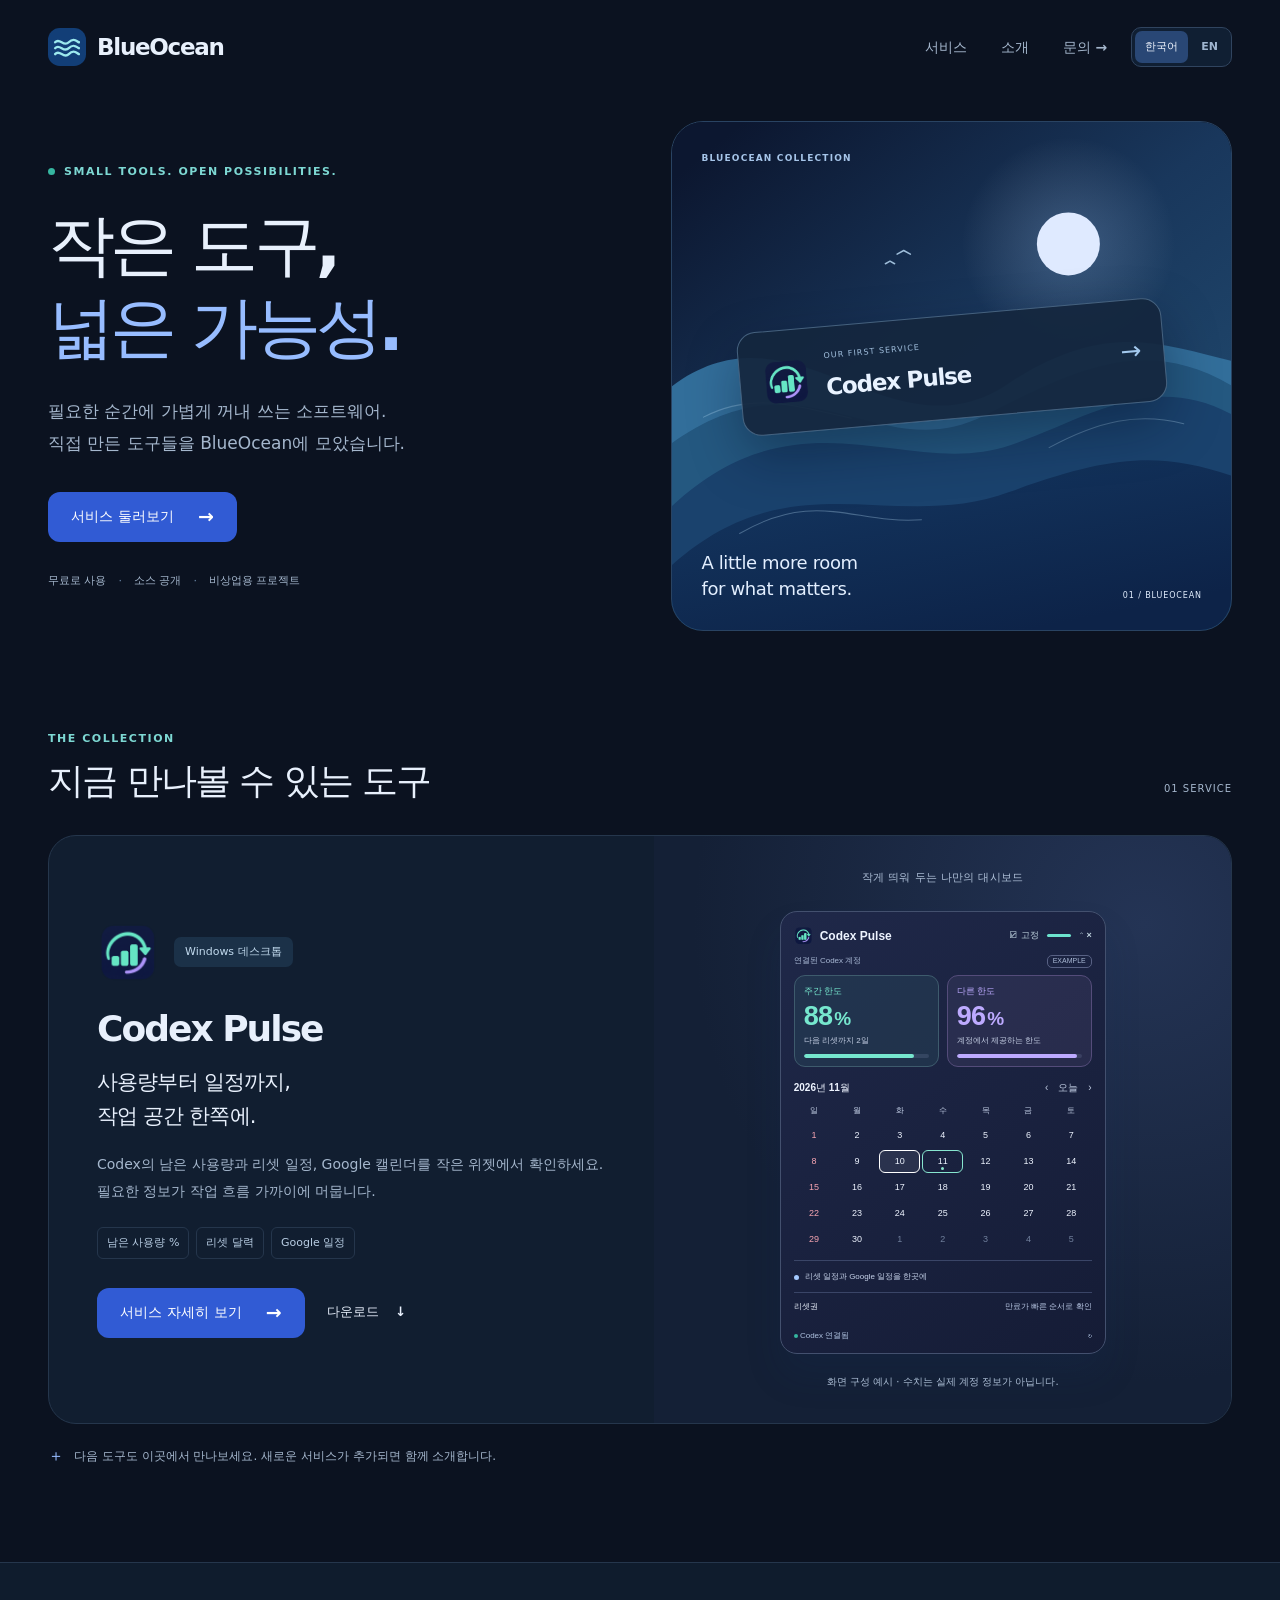
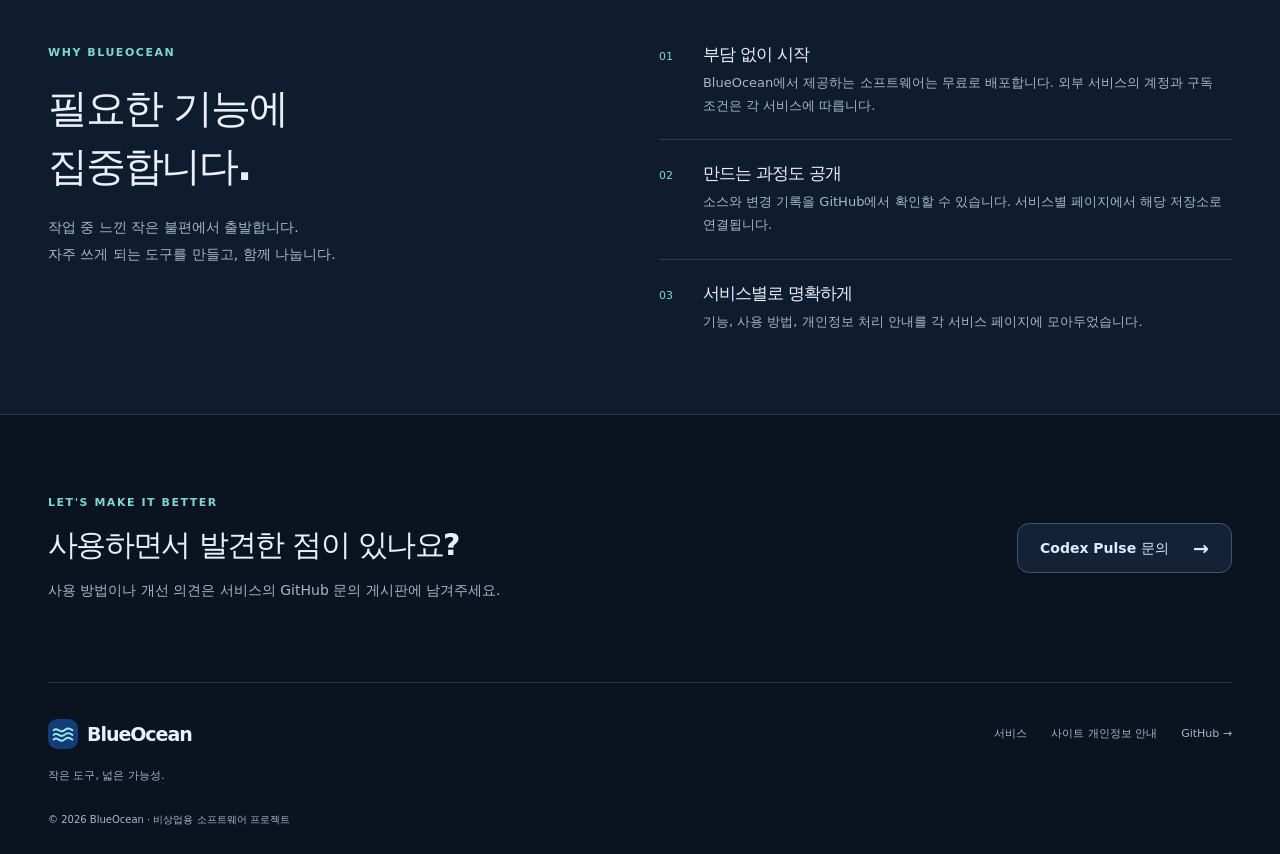
<file: public/index.html>
<!doctype html>
<html lang="ko">
<head>
  <meta charset="utf-8">
  <meta name="viewport" content="width=device-width, initial-scale=1">
  <meta name="description" content="BlueOcean은 직접 만든 무료 소프트웨어를 소개하고 공유하는 비상업용 프로젝트입니다. 첫 번째 서비스 Codex Pulse를 만나보세요." data-en-content="BlueOcean is a non-commercial collection of free software with publicly available source code. Discover Codex Pulse, its first service.">
  <meta name="theme-color" content="#0b1220">
  <meta property="og:title" content="BlueOcean — 작은 도구, 넓은 가능성" data-en-content="BlueOcean — Small tools, open possibilities">
  <meta property="og:description" content="필요한 순간에 가볍게 꺼내 쓰는 도구. BlueOcean의 첫 번째 서비스 Codex Pulse를 만나보세요." data-en-content="BlueOcean is a non-commercial collection of free software with publicly available source code. Discover Codex Pulse, its first service.">
  <meta property="og:type" content="website">
  <title data-en="BlueOcean — Small tools, open possibilities">BlueOcean — 작은 도구, 넓은 가능성</title>
  <link rel="icon" href="assets/blueocean.svg" type="image/svg+xml">
  <link rel="stylesheet" href="assets/styles.css?v=20261110-clean">
<script src="assets/language.js?v=20261110-dark" defer></script></head>
<body>
  <a class="skip-link" href="#main" data-en="Skip to content">본문으로 이동</a>
  <header class="site-header shell">
    <a class="brand" href="./" aria-label="BlueOcean 홈" data-en-aria-label="BlueOcean home"><img src="assets/blueocean.svg" width="38" height="38" alt=""><span>BlueOcean</span></a>
    <nav aria-label="주 메뉴" data-en-aria-label="Main navigation"><a href="#services" data-en="Services">서비스</a><a href="#about" data-en="About">소개</a><a href="#support" data-en="Contact&lt;span aria-hidden=&quot;true&quot;&gt; →&lt;/span&gt;">문의<span aria-hidden="true"> →</span></a></nav>
  <div class="language-switch" role="group" aria-label="언어 선택" data-en-aria-label="Choose language"><button type="button" data-language="ko" lang="ko" aria-label="한국어로 보기" data-en-aria-label="View in Korean" aria-pressed="true">한국어</button><button type="button" data-language="en" lang="en" aria-label="영어로 보기" data-en-aria-label="View in English" aria-pressed="false">EN</button></div></header>
  <main id="main">
    <section class="home-hero shell" aria-labelledby="hero-title">
      <div class="hero-copy">
        <p class="eyebrow"><span class="status-dot" aria-hidden="true"></span> SMALL TOOLS. OPEN POSSIBILITIES.</p>
        <h1 id="hero-title" data-en="Small tools.&lt;br&gt;&lt;span&gt;Open possibilities.&lt;/span&gt;">작은 도구,<br><span>넓은 가능성.</span></h1>
        <p class="hero-description" data-en="Software to reach for when you need it.&lt;br class=&quot;desktop-break&quot;&gt; A collection of tools made and shared by BlueOcean.">필요한 순간에 가볍게 꺼내 쓰는 소프트웨어.<br class="desktop-break"> 직접 만든 도구들을 BlueOcean에 모았습니다.</p>
        <a class="button primary" href="#services" data-en="Explore services &lt;span aria-hidden=&quot;true&quot;&gt;→&lt;/span&gt;">서비스 둘러보기 <span aria-hidden="true">→</span></a>
        <div class="hero-notes"><span data-en="Free to use">무료로 사용</span><span data-en="Public source code">소스 공개</span><span data-en="Non-commercial project">비상업용 프로젝트</span></div>
      </div>
      <div class="ocean-scene">
        <img class="ocean-art" src="assets/ocean.svg?v=20261110-clean" alt="달빛과 갈매기, 여러 겹의 푸른 파도가 있는 밤바다 일러스트" data-en-alt="Layered blue ocean waves, birds, and moonlight beneath a dark sky" width="1100" height="1000" fetchpriority="high">
        <div class="scene-topline"><span>BLUEOCEAN COLLECTION</span></div>
        <a class="floating-service" href="codexpulse/"><img src="assets/codexpulse.png" width="48" height="48" alt=""><span><small>OUR FIRST SERVICE</small><strong>Codex Pulse</strong></span><span class="floating-arrow" aria-hidden="true">→</span></a>
        <div class="scene-caption"><span>A little more room<br>for what matters.</span><span class="scene-coordinate">01 / BLUEOCEAN</span></div>
      </div>
    </section>

    <section class="services-section shell" id="services" aria-labelledby="services-title">
      <div class="section-heading"><div><p class="eyebrow">THE COLLECTION</p><h2 id="services-title" data-en="Tools ready to meet you">지금 만나볼 수 있는 도구</h2></div><span class="section-count">01 SERVICE</span></div>
      <article class="service-feature">
        <div class="service-copy">
          <div class="service-identity"><img src="assets/codexpulse.png" width="62" height="62" alt=""><span class="tag" data-en="Windows desktop">Windows 데스크톱</span></div>
          <h3>Codex Pulse</h3>
          <p class="service-summary" data-en="From usage to schedules,&lt;br&gt;at the edge of your workspace.">사용량부터 일정까지,<br>작업 공간 한쪽에.</p>
          <p class="body-copy" data-en="Keep remaining Codex usage, reset dates, and Google Calendar in a small widget. The information you need stays close to your work.">Codex의 남은 사용량과 리셋 일정, Google 캘린더를 작은 위젯에서 확인하세요. 필요한 정보가 작업 흐름 가까이에 머뭅니다.</p>
          <ul class="feature-tags" aria-label="주요 기능" data-en-aria-label="Key features"><li data-en="Remaining usage %">남은 사용량 %</li><li data-en="Reset calendar">리셋 달력</li><li data-en="Google events">Google 일정</li></ul>
          <div class="actions"><a class="button primary" href="codexpulse/" data-en="Explore Codex Pulse &lt;span aria-hidden=&quot;true&quot;&gt;→&lt;/span&gt;">서비스 자세히 보기 <span aria-hidden="true">→</span></a><a class="text-link" href="codexpulse/#download" data-en="Download &lt;span aria-hidden=&quot;true&quot;&gt;↓&lt;/span&gt;">다운로드 <span aria-hidden="true">↓</span></a></div>
        </div>
        <div class="product-stage">
          <span class="stage-label" data-en="Your small, always-nearby dashboard">작게 띄워 두는 나만의 대시보드</span>
          <div class="widget-preview" role="img" aria-label="Codex Pulse 구성 예시: 주간 한도는 민트색, 다른 한도는 보라색이며 아래에 달력과 리셋권 목록이 표시됩니다. 수치는 예시입니다." data-en-aria-label="Illustrative Codex Pulse widget: weekly limits in mint, other limits in purple, a calendar, and reset-pass information. Values are examples.">
            <div class="widget-title"><span><img src="assets/codexpulse.png" width="19" height="19" alt="">Codex Pulse</span><span class="widget-controls" aria-hidden="true">☑ 고정 <i></i>⌃ ×</span></div>
            <div class="widget-account">연결된 Codex 계정 <span>EXAMPLE</span></div>
            <div class="widget-limits"><div class="limit mint"><span>주간 한도</span><strong>88<small>%</small></strong><span>다음 리셋까지 2일</span><div class="progress"><i></i></div></div><div class="limit violet"><span>다른 한도</span><strong>96<small>%</small></strong><span>계정에서 제공하는 한도</span><div class="progress"><i></i></div></div></div>
            <div class="widget-month"><strong>2026년 11월</strong><span aria-hidden="true">‹　오늘　›</span></div>
            <div class="mini-calendar" aria-hidden="true"><b>일</b><b>월</b><b>화</b><b>수</b><b>목</b><b>금</b><b>토</b><span>1</span><span>2</span><span>3</span><span>4</span><span>5</span><span>6</span><span>7</span><span>8</span><span>9</span><span class="selected">10</span><span class="reset-day">11<i></i></span><span>12</span><span>13</span><span>14</span><span>15</span><span>16</span><span>17</span><span>18</span><span>19</span><span>20</span><span>21</span><span>22</span><span>23</span><span>24</span><span>25</span><span>26</span><span>27</span><span>28</span><span>29</span><span>30</span><span class="outside">1</span><span class="outside">2</span><span class="outside">3</span><span class="outside">4</span><span class="outside">5</span></div>
            <div class="widget-events"><span class="calendar-dot" aria-hidden="true"></span><span>리셋 일정과 Google 일정을 한곳에</span></div>
            <div class="widget-reset"><strong>리셋권</strong><span>만료가 빠른 순서로 확인</span></div>
            <div class="widget-footer"><span><i class="status-dot"></i> Codex 연결됨</span><span aria-hidden="true">↻</span></div>
          </div>
          <p class="preview-caption" data-en="Illustrative preview &#183; Values are not from a real account.">화면 구성 예시 · 수치는 실제 계정 정보가 아닙니다.</p>
        </div>
      </article>
      <p class="collection-note" data-en="&lt;span aria-hidden=&quot;true&quot;&gt;＋&lt;/span&gt; More tools will find a home here. New services will be introduced as they become available."><span aria-hidden="true">＋</span> 다음 도구도 이곳에서 만나보세요. 새로운 서비스가 추가되면 함께 소개합니다.</p>
    </section>

    <section class="about-section" id="about" aria-labelledby="about-title"><div class="shell about-grid">
      <div><p class="eyebrow">WHY BLUEOCEAN</p><h2 id="about-title" data-en="Focused on&lt;br&gt;what you need.">필요한 기능에<br>집중합니다.</h2><p class="body-copy" data-en="Built from small frustrations encountered at work.&lt;br&gt;Made to be useful, and shared with others.">작업 중 느낀 작은 불편에서 출발합니다.<br>자주 쓰게 되는 도구를 만들고, 함께 나눕니다.</p></div>
      <div class="principles"><div><span>01</span><div><h3 data-en="Easy to get started">부담 없이 시작</h3><p data-en="Software offered by BlueOcean is distributed free of charge. External accounts and subscriptions are subject to each provider&#39;s terms.">BlueOcean에서 제공하는 소프트웨어는 무료로 배포합니다. 외부 서비스의 계정과 구독 조건은 각 서비스에 따릅니다.</p></div></div><div><span>02</span><div><h3 data-en="The work is public, too">만드는 과정도 공개</h3><p data-en="Explore source code and change history on GitHub. Each service page links to its own repository.">소스와 변경 기록을 GitHub에서 확인할 수 있습니다. 서비스별 페이지에서 해당 저장소로 연결됩니다.</p></div></div><div><span>03</span><div><h3 data-en="Clear information for each service">서비스별로 명확하게</h3><p data-en="Features, instructions, and privacy details are collected on each service&#39;s page.">기능, 사용 방법, 개인정보 처리 안내를 각 서비스 페이지에 모아두었습니다.</p></div></div></div>
    </div></section>

    <section class="support-section shell" id="support" aria-labelledby="support-title"><div><p class="eyebrow">LET'S MAKE IT BETTER</p><h2 id="support-title" data-en="Found something worth sharing?">사용하면서 발견한 점이 있나요?</h2><p class="body-copy" data-en="Leave questions or suggestions on the service&#39;s GitHub issue board.">사용 방법이나 개선 의견은 서비스의 GitHub 문의 게시판에 남겨주세요.</p></div><a class="button secondary" href="https://github.com/BTL-LaserInnovation/CodexPulse/issues" data-en="Contact Codex Pulse &lt;span aria-hidden=&quot;true&quot;&gt;→&lt;/span&gt;">Codex Pulse 문의 <span aria-hidden="true">→</span></a></section>
  </main>
  <footer class="site-footer shell"><div><a class="brand" href="./"><img src="assets/blueocean.svg" width="30" height="30" alt=""><span>BlueOcean</span></a><p data-en="Small tools, open possibilities.">작은 도구, 넓은 가능성.</p></div><div class="footer-links"><a href="#services" data-en="Services">서비스</a><a href="privacy.html" data-en="Website privacy">사이트 개인정보 안내</a><a href="https://github.com/BTL-LaserInnovation">GitHub →</a></div><p class="copyright" data-en="&#169; 2026 BlueOcean &#183; A non-commercial software project">© 2026 BlueOcean · 비상업용 소프트웨어 프로젝트</p></footer>
</body>
</html>
</file>
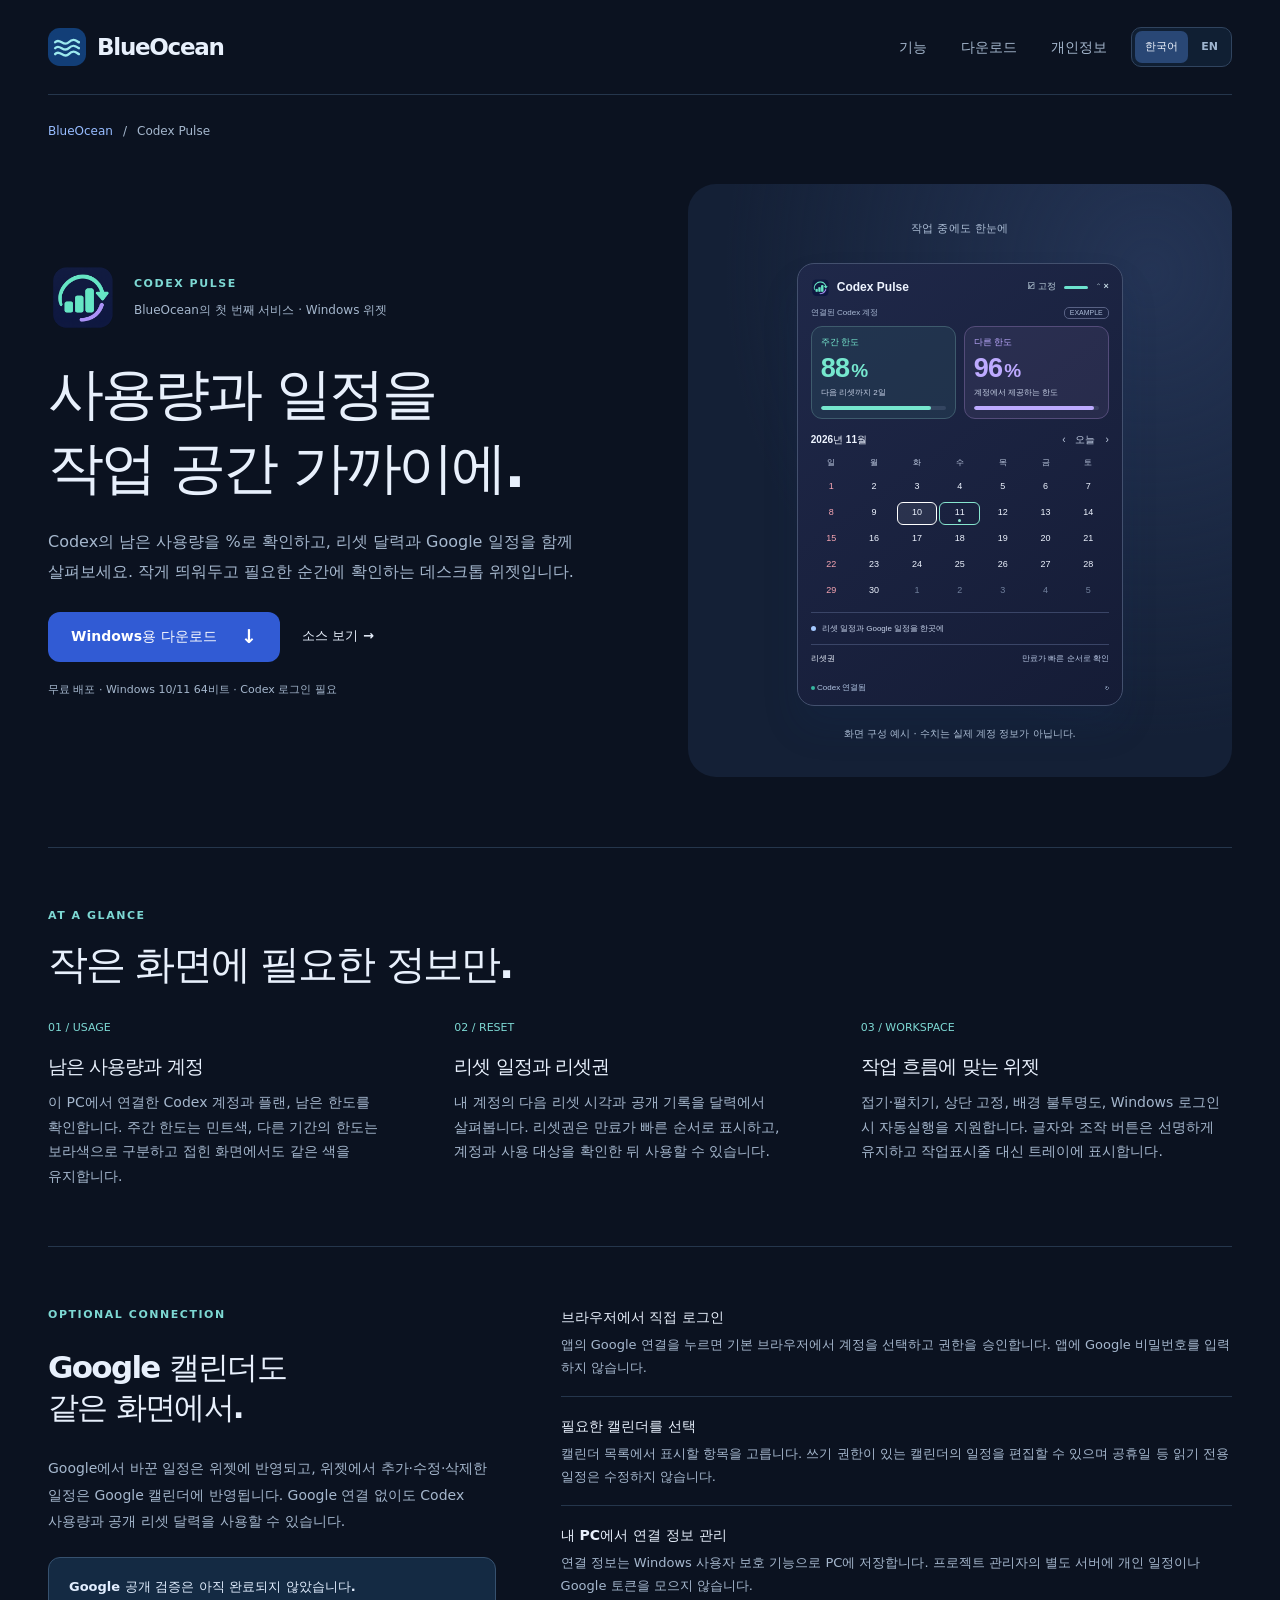
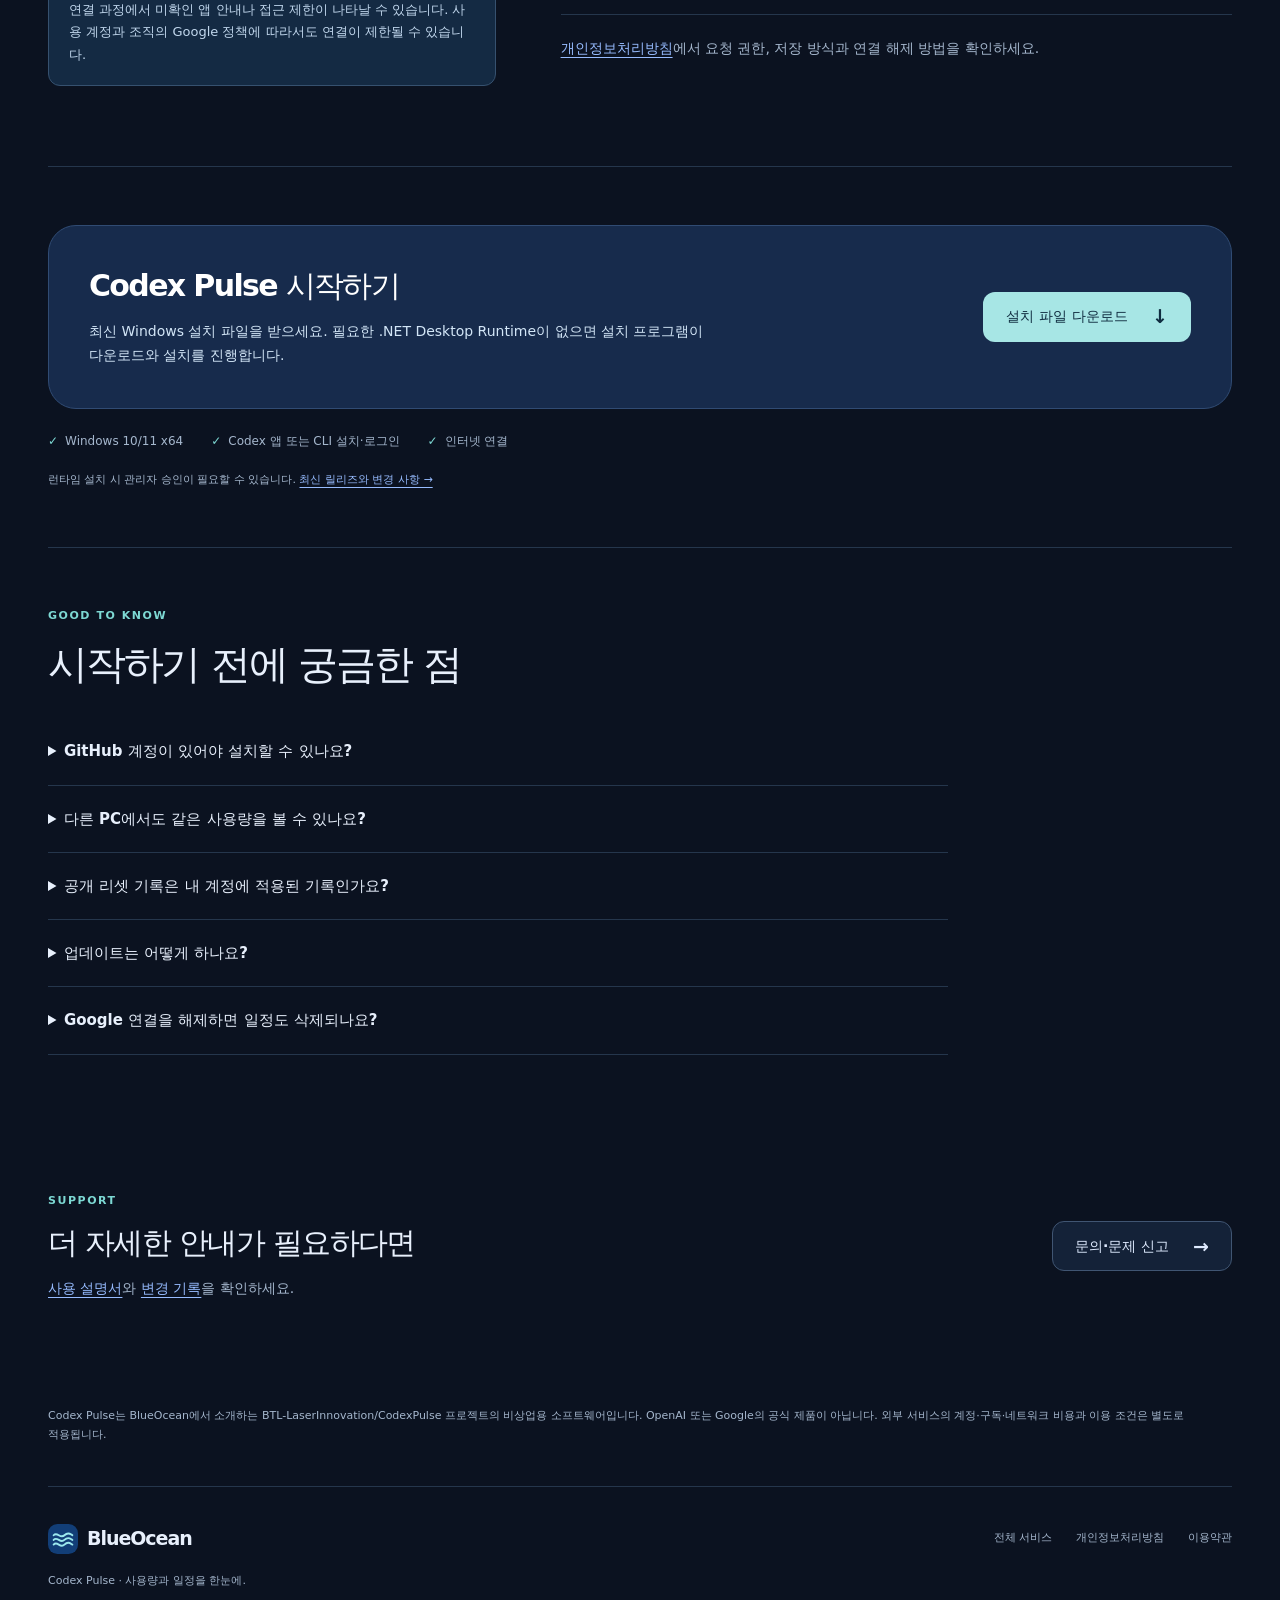
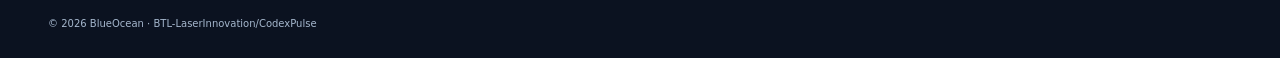
<file: public/codexpulse/index.html>
<!doctype html>
<html lang="ko">
<head>
  <meta charset="utf-8">
  <meta name="viewport" content="width=device-width, initial-scale=1">
  <meta name="description" content="Codex의 남은 사용량, 리셋 달력과 Google 캘린더를 한 화면에. BlueOcean의 무료 Windows 위젯 Codex Pulse를 소개합니다." data-en-content="Check remaining Codex usage, reset dates, and Google Calendar in a compact Windows widget. Discover Codex Pulse by BlueOcean.">
  <meta name="theme-color" content="#0b1220">
  <meta property="og:title" content="Codex Pulse — BlueOcean" data-en-content="Codex Pulse — BlueOcean">
  <meta property="og:description" content="Codex 사용량과 일정을 작은 Windows 위젯에서 확인하세요." data-en-content="Check remaining Codex usage, reset dates, and Google Calendar in a compact Windows widget. Discover Codex Pulse by BlueOcean.">
  <meta property="og:type" content="website">
  <title data-en="Codex Pulse — Usage and schedules at a glance | BlueOcean">Codex Pulse — 사용량과 일정을 한눈에 | BlueOcean</title>
  <link rel="icon" href="../assets/codexpulse.png" type="image/png">
  <link rel="stylesheet" href="../assets/styles.css?v=20261110-clean">
<script src="../assets/language.js?v=20261110-dark" defer></script></head>
<body>
  <a class="skip-link" href="#main" data-en="Skip to content">본문으로 이동</a>
  <header class="site-header shell simple-header"><a class="brand" href="../" aria-label="BlueOcean 홈" data-en-aria-label="BlueOcean home"><img src="../assets/blueocean.svg" width="38" height="38" alt=""><span>BlueOcean</span></a><nav aria-label="주 메뉴" data-en-aria-label="Main navigation"><a href="#features" data-en="Features">기능</a><a href="#download" data-en="Download">다운로드</a><a href="privacy.html" data-en="Privacy">개인정보</a></nav><div class="language-switch" role="group" aria-label="언어 선택" data-en-aria-label="Choose language"><button type="button" data-language="ko" lang="ko" aria-label="한국어로 보기" data-en-aria-label="View in Korean" aria-pressed="true">한국어</button><button type="button" data-language="en" lang="en" aria-label="영어로 보기" data-en-aria-label="View in English" aria-pressed="false">EN</button></div></header>
  <main id="main" class="shell">
    <div class="breadcrumb"><a href="../">BlueOcean</a><span aria-hidden="true">/</span><span>Codex Pulse</span></div>
    <section class="product-hero" aria-labelledby="product-title">
      <div>
        <div class="product-heading"><img src="../assets/codexpulse.png" width="70" height="70" alt="Codex Pulse 아이콘" data-en-alt="Codex Pulse icon"><div><p class="eyebrow">CODEX PULSE</p><p data-en="The first BlueOcean service &#183; Windows widget">BlueOcean의 첫 번째 서비스 · Windows 위젯</p></div></div>
        <h1 id="product-title" data-en="Usage and schedules,&lt;br&gt;close to your work.">사용량과 일정을<br>작업 공간 가까이에.</h1>
        <p class="hero-description" data-en="See your remaining Codex usage as a percentage, alongside reset dates and Google Calendar events. A small desktop widget to keep nearby and check when you need it.">Codex의 남은 사용량을 %로 확인하고, 리셋 달력과 Google 일정을 함께 살펴보세요. 작게 띄워두고 필요한 순간에 확인하는 데스크톱 위젯입니다.</p>
        <div class="actions"><a class="button primary" href="#download" data-en="Download for Windows &lt;span aria-hidden=&quot;true&quot;&gt;↓&lt;/span&gt;">Windows용 다운로드 <span aria-hidden="true">↓</span></a><a class="text-link" href="https://github.com/BTL-LaserInnovation/CodexPulse" data-en="View source →">소스 보기 →</a></div>
        <p class="download-note" data-en="Free download &#183; Windows 10/11, 64-bit &#183; Codex sign-in required">무료 배포 · Windows 10/11 64비트 · Codex 로그인 필요</p>
      </div>
      <div class="product-stage"><span class="stage-label" data-en="A quick look, without leaving your work">작업 중에도 한눈에</span>
        <div class="widget-preview" role="img" aria-label="Codex Pulse 구성 예시: 주간 한도는 민트색, 다른 한도는 보라색이며 아래에 달력과 리셋권 목록이 표시됩니다. 수치는 예시입니다." data-en-aria-label="Illustrative Codex Pulse widget: weekly limits in mint, other limits in purple, a calendar, and reset-pass information. Values are examples.">
            <div class="widget-title"><span><img src="../assets/codexpulse.png" width="19" height="19" alt="">Codex Pulse</span><span class="widget-controls" aria-hidden="true">☑ 고정 <i></i>⌃ ×</span></div>
            <div class="widget-account">연결된 Codex 계정 <span>EXAMPLE</span></div>
            <div class="widget-limits"><div class="limit mint"><span>주간 한도</span><strong>88<small>%</small></strong><span>다음 리셋까지 2일</span><div class="progress"><i></i></div></div><div class="limit violet"><span>다른 한도</span><strong>96<small>%</small></strong><span>계정에서 제공하는 한도</span><div class="progress"><i></i></div></div></div>
            <div class="widget-month"><strong>2026년 11월</strong><span aria-hidden="true">‹　오늘　›</span></div>
            <div class="mini-calendar" aria-hidden="true"><b>일</b><b>월</b><b>화</b><b>수</b><b>목</b><b>금</b><b>토</b><span>1</span><span>2</span><span>3</span><span>4</span><span>5</span><span>6</span><span>7</span><span>8</span><span>9</span><span class="selected">10</span><span class="reset-day">11<i></i></span><span>12</span><span>13</span><span>14</span><span>15</span><span>16</span><span>17</span><span>18</span><span>19</span><span>20</span><span>21</span><span>22</span><span>23</span><span>24</span><span>25</span><span>26</span><span>27</span><span>28</span><span>29</span><span>30</span><span class="outside">1</span><span class="outside">2</span><span class="outside">3</span><span class="outside">4</span><span class="outside">5</span></div>
            <div class="widget-events"><span class="calendar-dot" aria-hidden="true"></span><span>리셋 일정과 Google 일정을 한곳에</span></div>
            <div class="widget-reset"><strong>리셋권</strong><span>만료가 빠른 순서로 확인</span></div>
            <div class="widget-footer"><span><i class="status-dot"></i> Codex 연결됨</span><span aria-hidden="true">↻</span></div>
          </div>
        <p class="preview-caption" data-en="Illustrative preview &#183; Values are not from a real account.">화면 구성 예시 · 수치는 실제 계정 정보가 아닙니다.</p>
      </div>
    </section>

    <section class="detail-section" id="features" aria-labelledby="features-title"><p class="eyebrow">AT A GLANCE</p><h2 id="features-title" data-en="The information you need, in a small space.">작은 화면에 필요한 정보만.</h2><div class="detail-grid">
      <article><span class="number">01 / USAGE</span><h3 data-en="Remaining usage and account">남은 사용량과 계정</h3><p data-en="Check the Codex account, plan, and remaining limits connected on this PC. Weekly limits appear in mint and other limits in purple, with consistent colors in the expanded and compact views.">이 PC에서 연결한 Codex 계정과 플랜, 남은 한도를 확인합니다. 주간 한도는 민트색, 다른 기간의 한도는 보라색으로 구분하고 접힌 화면에서도 같은 색을 유지합니다.</p></article>
      <article><span class="number">02 / RESET</span><h3 data-en="Reset dates and reset passes">리셋 일정과 리셋권</h3><p data-en="View your account&#39;s next reset time and public reset records on a calendar. Reset passes are ordered by expiration; confirm your account and the selected pass before using one.">내 계정의 다음 리셋 시각과 공개 기록을 달력에서 살펴봅니다. 리셋권은 만료가 빠른 순서로 표시하고, 계정과 사용 대상을 확인한 뒤 사용할 수 있습니다.</p></article>
      <article><span class="number">03 / WORKSPACE</span><h3 data-en="A widget that fits your workflow">작업 흐름에 맞는 위젯</h3><p data-en="Collapse or expand the widget, keep it on top, adjust background opacity, and launch it at Windows sign-in. Text and controls stay clear, and the app lives in the system tray instead of the taskbar.">접기·펼치기, 상단 고정, 배경 불투명도, Windows 로그인 시 자동실행을 지원합니다. 글자와 조작 버튼은 선명하게 유지하고 작업표시줄 대신 트레이에 표시합니다.</p></article>
    </div></section>

    <section class="detail-section google-block" id="google" aria-labelledby="google-title">
      <div><p class="eyebrow">OPTIONAL CONNECTION</p><h2 id="google-title" data-en="Google Calendar,&lt;br&gt;in the same view.">Google 캘린더도<br>같은 화면에서.</h2><p class="body-copy" data-en="Changes in Google Calendar appear in the widget. Events you add, edit, or delete in the widget are reflected in Google Calendar. Codex usage and the public reset calendar also work without connecting Google.">Google에서 바꾼 일정은 위젯에 반영되고, 위젯에서 추가·수정·삭제한 일정은 Google 캘린더에 반영됩니다. Google 연결 없이도 Codex 사용량과 공개 리셋 달력을 사용할 수 있습니다.</p><div class="notice" data-en="&lt;strong&gt;Google public verification is not yet complete.&lt;/strong&gt;&lt;br&gt;An unverified-app notice or access restrictions may appear when connecting. Access can also be limited by your Google account or organization policies."><strong>Google 공개 검증은 아직 완료되지 않았습니다.</strong><br>연결 과정에서 미확인 앱 안내나 접근 제한이 나타날 수 있습니다. 사용 계정과 조직의 Google 정책에 따라서도 연결이 제한될 수 있습니다.</div></div>
      <div><ul class="permissions"><li data-en="&lt;strong&gt;Sign in through your browser&lt;/strong&gt;Choose Google connection in the app to select an account and grant permissions in your default browser. You do not enter your Google password in the app."><strong>브라우저에서 직접 로그인</strong>앱의 Google 연결을 누르면 기본 브라우저에서 계정을 선택하고 권한을 승인합니다. 앱에 Google 비밀번호를 입력하지 않습니다.</li><li data-en="&lt;strong&gt;Choose your calendars&lt;/strong&gt;Select the calendars to display. You can edit events in calendars where you have write access. Read-only events, including holidays, cannot be changed."><strong>필요한 캘린더를 선택</strong>캘린더 목록에서 표시할 항목을 고릅니다. 쓰기 권한이 있는 캘린더의 일정을 편집할 수 있으며 공휴일 등 읽기 전용 일정은 수정하지 않습니다.</li><li data-en="&lt;strong&gt;Manage the connection on your PC&lt;/strong&gt;Connection information is stored on your PC using Windows user protection. The project does not collect personal events or Google tokens on a separate server."><strong>내 PC에서 연결 정보 관리</strong>연결 정보는 Windows 사용자 보호 기능으로 PC에 저장합니다. 프로젝트 관리자의 별도 서버에 개인 일정이나 Google 토큰을 모으지 않습니다.</li></ul><p class="body-copy" style="margin-top:20px" data-en="Read the &lt;a href=&quot;privacy.html&quot;&gt;privacy policy&lt;/a&gt; for requested permissions, storage details, and how to disconnect."><a href="privacy.html">개인정보처리방침</a>에서 요청 권한, 저장 방식과 연결 해제 방법을 확인하세요.</p></div>
    </section>

    <section class="detail-section" id="download" aria-labelledby="download-title"><div class="download-panel"><div><h2 id="download-title" data-en="Get started with Codex Pulse">Codex Pulse 시작하기</h2><p data-en="Get the latest Windows installer. If the required .NET Desktop Runtime is missing, the installer downloads and installs it.">최신 Windows 설치 파일을 받으세요. 필요한 .NET Desktop Runtime이 없으면 설치 프로그램이 다운로드와 설치를 진행합니다.</p></div><a class="button" href="https://github.com/BTL-LaserInnovation/CodexPulse/releases/latest/download/BTL.CodexPulse-win-Setup.exe" data-en="Download installer &lt;span aria-hidden=&quot;true&quot;&gt;↓&lt;/span&gt;">설치 파일 다운로드 <span aria-hidden="true">↓</span></a></div><ul class="requirements"><li>Windows 10/11 x64</li><li data-en="Codex app or CLI installed and signed in">Codex 앱 또는 CLI 설치·로그인</li><li data-en="Internet connection">인터넷 연결</li></ul><p class="download-note" data-en="Installing the runtime may require administrator approval. &lt;a href=&quot;https://github.com/BTL-LaserInnovation/CodexPulse/releases/latest&quot;&gt;Latest release and changes →&lt;/a&gt;">런타임 설치 시 관리자 승인이 필요할 수 있습니다. <a href="https://github.com/BTL-LaserInnovation/CodexPulse/releases/latest">최신 릴리즈와 변경 사항 →</a></p></section>

    <section class="detail-section" aria-labelledby="faq-title"><p class="eyebrow">GOOD TO KNOW</p><h2 id="faq-title" data-en="A few things before you start">시작하기 전에 궁금한 점</h2><div class="faq-list">
      <details><summary data-en="Do I need a GitHub account to install it?">GitHub 계정이 있어야 설치할 수 있나요?</summary><p data-en="You can download the public installer without a GitHub account. The widget uses the account connected through Codex on that PC. Check the current account at the top of the widget.">공개 설치 파일은 GitHub 계정 없이 다운로드할 수 있습니다. 설치 후 해당 PC의 Codex 프로그램에 로그인된 계정을 사용하며, 위젯 상단에서 현재 계정을 확인할 수 있습니다.</p></details>
      <details><summary data-en="Can I check my usage on another PC?">다른 PC에서도 같은 사용량을 볼 수 있나요?</summary><p data-en="Each PC retrieves usage for its connected Codex account. Signing in to different accounts on different PCs shows different accounts and usage. Window position, display settings, and caches are stored per PC.">각 PC의 Codex에서 연결한 계정의 사용량을 가져옵니다. PC별로 로그인한 계정이 다르면 표시되는 계정과 사용량도 달라집니다. 창 위치·표시 설정과 캐시는 각 PC에 저장합니다.</p></details>
      <details><summary data-en="Do public reset records confirm a reset on my account?">공개 리셋 기록은 내 계정에 적용된 기록인가요?</summary><p data-en="Public records are third-party information from &lt;a href=&quot;https://opentherank.com/ko/codex-reset/&quot;&gt;OpenTheRank&lt;/a&gt;. They do not confirm a reset or a reset pass being applied to your account. The connected account&#39;s next reset time and public records are displayed separately.">공개 기록은 <a href="https://opentherank.com/ko/codex-reset/">OpenTheRank</a>에서 제공하는 제삼자 자료입니다. 내 계정에 리셋이나 리셋권 지급이 적용됐다는 확인은 아닙니다. 연결 계정에서 제공하는 다음 리셋 시각과 공개 기록은 구분해서 표시합니다.</p></details>
      <details><summary data-en="How do I update the app?">업데이트는 어떻게 하나요?</summary><p data-en="An Update button appears next to the widget title when a new version is available. Use it to update, or run the latest installer. If an older version repeatedly shows Retry, close the widget and update with the latest installer.">새 버전이 있으면 위젯 제목 옆에 Update 버튼이 나타납니다. 버튼으로 업데이트하거나 최신 설치 파일을 실행할 수 있습니다. 이전 버전에서 Retry가 반복되면 위젯을 종료하고 최신 설치 파일로 업데이트하세요.</p></details>
      <details><summary data-en="Does disconnecting Google delete my events?">Google 연결을 해제하면 일정도 삭제되나요?</summary><p data-en="Disconnecting removes this PC&#39;s Google connection information and in-memory cache. It does not delete your original Google events. To revoke the app&#39;s access in your Google account, remove it in &lt;a href=&quot;https://myaccount.google.com/connections&quot;&gt;third-party connections&lt;/a&gt;.">연결 해제는 이 PC의 Google 연결 정보와 메모리 캐시를 제거합니다. Google의 원본 일정은 삭제하지 않습니다. Google 계정에서 앱 접근 권한까지 철회하려면 <a href="https://myaccount.google.com/connections">서드 파티 연결 관리</a>에서 제거하세요.</p></details>
    </div></section>
    <section class="support-section" aria-labelledby="help-title"><div><p class="eyebrow">SUPPORT</p><h2 id="help-title" data-en="Need a little more guidance?">더 자세한 안내가 필요하다면</h2><p class="body-copy" data-en="See the &lt;a href=&quot;https://github.com/BTL-LaserInnovation/CodexPulse#readme&quot;&gt;user guide&lt;/a&gt; and &lt;a href=&quot;https://github.com/BTL-LaserInnovation/CodexPulse/releases&quot;&gt;release history&lt;/a&gt;."><a href="https://github.com/BTL-LaserInnovation/CodexPulse#readme">사용 설명서</a>와 <a href="https://github.com/BTL-LaserInnovation/CodexPulse/releases">변경 기록</a>을 확인하세요.</p></div><a class="button secondary" href="https://github.com/BTL-LaserInnovation/CodexPulse/issues" data-en="Questions and issues &lt;span aria-hidden=&quot;true&quot;&gt;→&lt;/span&gt;">문의·문제 신고 <span aria-hidden="true">→</span></a></section>
    <p class="service-disclaimer" data-en="Codex Pulse is non-commercial software from the BTL-LaserInnovation/CodexPulse project, featured on BlueOcean. It is not an official OpenAI or Google product. External account, subscription, and network costs and terms apply separately.">Codex Pulse는 BlueOcean에서 소개하는 BTL-LaserInnovation/CodexPulse 프로젝트의 비상업용 소프트웨어입니다. OpenAI 또는 Google의 공식 제품이 아닙니다. 외부 서비스의 계정·구독·네트워크 비용과 이용 조건은 별도로 적용됩니다.</p>
  </main>
  <footer class="site-footer shell"><div><a class="brand" href="../"><img src="../assets/blueocean.svg" width="30" height="30" alt=""><span>BlueOcean</span></a><p data-en="Codex Pulse &#183; Usage and schedules at a glance.">Codex Pulse · 사용량과 일정을 한눈에.</p></div><div class="footer-links"><a href="../" data-en="All services">전체 서비스</a><a href="privacy.html" data-en="Privacy policy">개인정보처리방침</a><a href="terms.html" data-en="Terms of use">이용약관</a></div><p class="copyright">© 2026 BlueOcean · BTL-LaserInnovation/CodexPulse</p></footer>
</body>
</html>
</file>
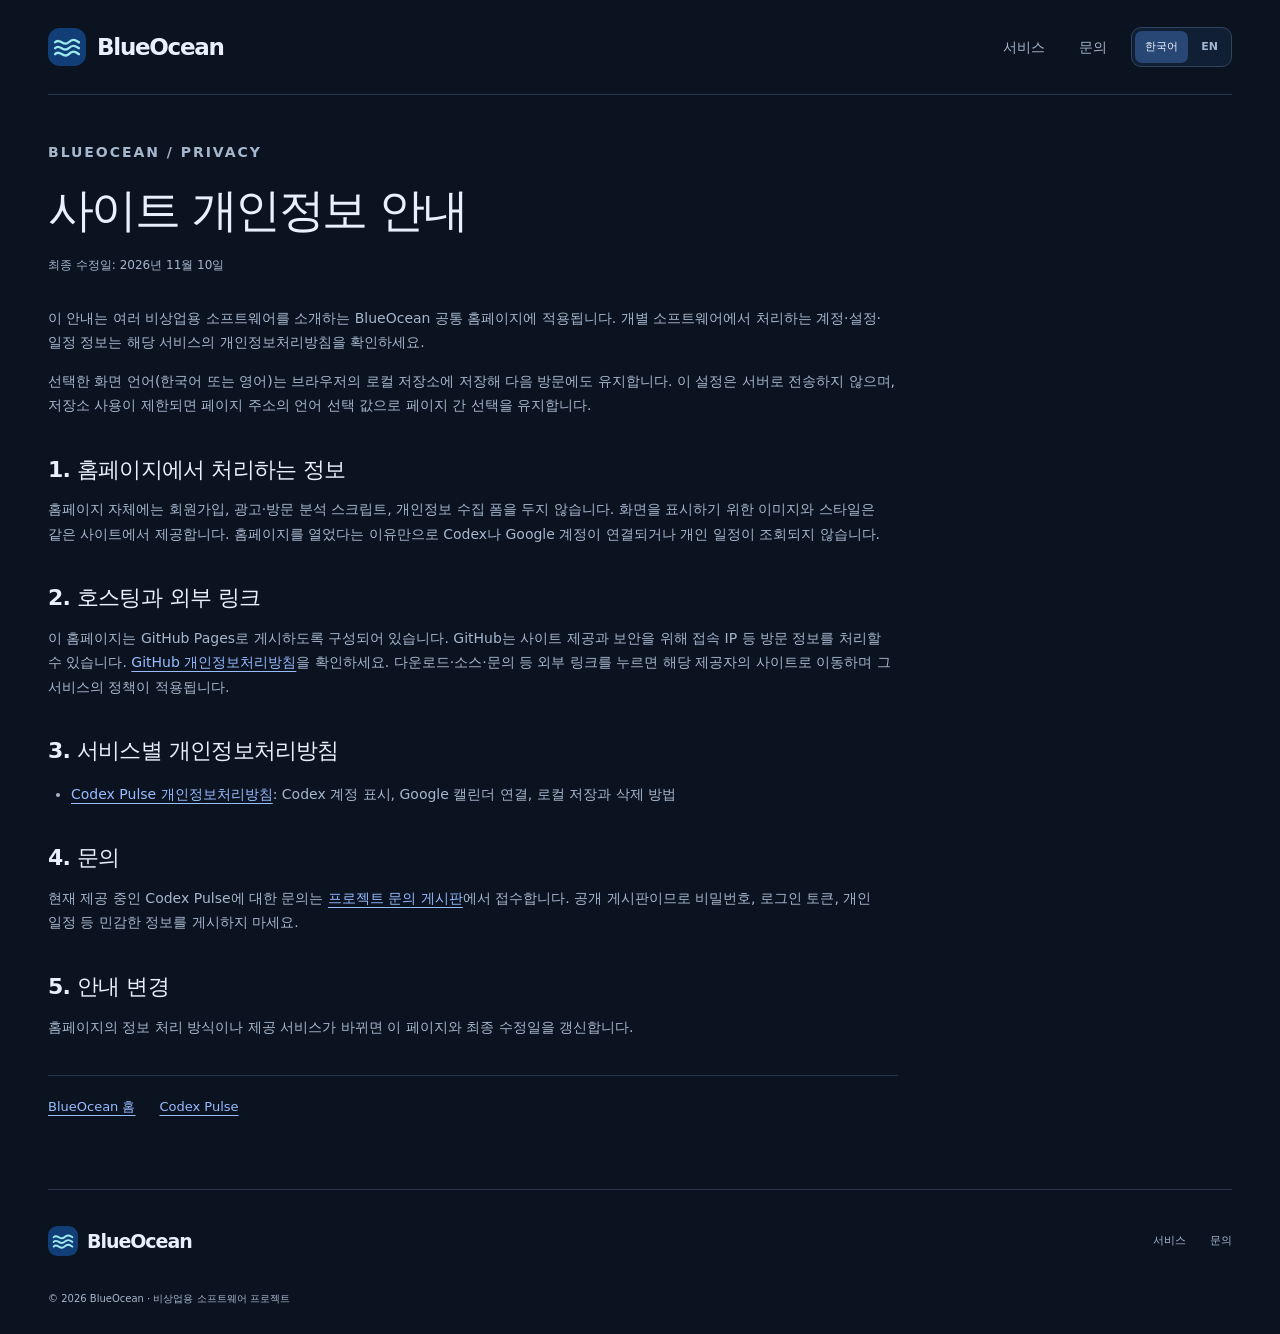
<file: public/privacy.html>
<!doctype html>
<html lang="ko">
<head><meta charset="utf-8"><meta name="viewport" content="width=device-width, initial-scale=1"><meta name="description" content="BlueOcean 공통 홈페이지의 방문 정보와 서비스별 개인정보 안내입니다." data-en-content="Website visitor information, language preferences, and service privacy information for BlueOcean."><title data-en="Website privacy | BlueOcean">사이트 개인정보 안내 | BlueOcean</title><link rel="icon" href="assets/blueocean.svg" type="image/svg+xml"><link rel="stylesheet" href="assets/styles.css?v=20261110-clean"><meta name="theme-color" content="#0b1220"><script src="assets/language.js?v=20261110-dark" defer></script></head>
<body><a class="skip-link" href="#main" data-en="Skip to content">본문으로 이동</a><header class="site-header shell simple-header"><a class="brand" href="./"><img src="assets/blueocean.svg" width="38" height="38" alt=""><span>BlueOcean</span></a><nav aria-label="주 메뉴" data-en-aria-label="Main navigation"><a href="./#services" data-en="Services">서비스</a><a href="./#support" data-en="Contact">문의</a></nav><div class="language-switch" role="group" aria-label="언어 선택" data-en-aria-label="Choose language"><button type="button" data-language="ko" lang="ko" aria-label="한국어로 보기" data-en-aria-label="View in Korean" aria-pressed="true">한국어</button><button type="button" data-language="en" lang="en" aria-label="영어로 보기" data-en-aria-label="View in English" aria-pressed="false">EN</button></div></header>
<main id="main" class="shell"><article class="policy"><p class="eyebrow">BLUEOCEAN / PRIVACY</p><h1 data-en="Website privacy">사이트 개인정보 안내</h1><p class="updated" data-en="Last updated: November 10, 2026">최종 수정일: 2026년 11월 10일</p><p data-en="This notice applies to the BlueOcean shared website introducing non-commercial software. For account information, settings, or events processed by an individual app, read that service&#39;s privacy policy.">이 안내는 여러 비상업용 소프트웨어를 소개하는 BlueOcean 공통 홈페이지에 적용됩니다. 개별 소프트웨어에서 처리하는 계정·설정·일정 정보는 해당 서비스의 개인정보처리방침을 확인하세요.</p><p data-en="Your selected display language (Korean or English) is stored in your browser&#39;s local storage for future visits. This preference is not sent to a server. When storage is restricted, a language parameter in page links keeps your choice while you navigate.">선택한 화면 언어(한국어 또는 영어)는 브라우저의 로컬 저장소에 저장해 다음 방문에도 유지합니다. 이 설정은 서버로 전송하지 않으며, 저장소 사용이 제한되면 페이지 주소의 언어 선택 값으로 페이지 간 선택을 유지합니다.</p><h2 data-en="1. Information processed by the website">1. 홈페이지에서 처리하는 정보</h2><p data-en="The website itself does not offer account registration or include advertising, visitor analytics scripts, or personal-data collection forms. Images and styles are served from the same site. Opening this website does not connect a Codex or Google account or retrieve personal events.">홈페이지 자체에는 회원가입, 광고·방문 분석 스크립트, 개인정보 수집 폼을 두지 않습니다. 화면을 표시하기 위한 이미지와 스타일은 같은 사이트에서 제공합니다. 홈페이지를 열었다는 이유만으로 Codex나 Google 계정이 연결되거나 개인 일정이 조회되지 않습니다.</p><h2 data-en="2. Hosting and external links">2. 호스팅과 외부 링크</h2><p data-en="This website is configured for GitHub Pages hosting. GitHub may process visitor information, including IP addresses, to provide and secure the site. See the &lt;a href=&quot;https://docs.github.com/en/site-policy/privacy-policies/github-general-privacy-statement&quot;&gt;GitHub privacy statement&lt;/a&gt;. Download, source, and support links lead to external providers, whose policies apply when you visit them.">이 홈페이지는 GitHub Pages로 게시하도록 구성되어 있습니다. GitHub는 사이트 제공과 보안을 위해 접속 IP 등 방문 정보를 처리할 수 있습니다. <a href="https://docs.github.com/en/site-policy/privacy-policies/github-general-privacy-statement">GitHub 개인정보처리방침</a>을 확인하세요. 다운로드·소스·문의 등 외부 링크를 누르면 해당 제공자의 사이트로 이동하며 그 서비스의 정책이 적용됩니다.</p><h2 data-en="3. Service privacy policies">3. 서비스별 개인정보처리방침</h2><ul><li data-en="&lt;a href=&quot;codexpulse/privacy.html&quot;&gt;Codex Pulse privacy policy&lt;/a&gt;: Codex account display, Google Calendar connections, local storage, and deletion."><a href="codexpulse/privacy.html">Codex Pulse 개인정보처리방침</a>: Codex 계정 표시, Google 캘린더 연결, 로컬 저장과 삭제 방법</li></ul><h2 data-en="4. Contact">4. 문의</h2><p data-en="For Codex Pulse, contact the project through its &lt;a href=&quot;https://github.com/BTL-LaserInnovation/CodexPulse/issues&quot;&gt;GitHub issue board&lt;/a&gt;. This is a public forum. Do not post passwords, login tokens, personal events, or other sensitive information.">현재 제공 중인 Codex Pulse에 대한 문의는 <a href="https://github.com/BTL-LaserInnovation/CodexPulse/issues">프로젝트 문의 게시판</a>에서 접수합니다. 공개 게시판이므로 비밀번호, 로그인 토큰, 개인 일정 등 민감한 정보를 게시하지 마세요.</p><h2 data-en="5. Changes to this notice">5. 안내 변경</h2><p data-en="This page and its update date will be revised when website data handling or the services offered change.">홈페이지의 정보 처리 방식이나 제공 서비스가 바뀌면 이 페이지와 최종 수정일을 갱신합니다.</p><nav class="policy-nav" aria-label="관련 페이지" data-en-aria-label="Related pages"><a href="./" data-en="BlueOcean home">BlueOcean 홈</a><a href="codexpulse/">Codex Pulse</a></nav></article></main>
<footer class="site-footer shell"><div><a class="brand" href="./"><img src="assets/blueocean.svg" width="30" height="30" alt=""><span>BlueOcean</span></a></div><div class="footer-links"><a href="./#services" data-en="Services">서비스</a><a href="./#support" data-en="Contact">문의</a></div><p class="copyright" data-en="&#169; 2026 BlueOcean &#183; A non-commercial software project">© 2026 BlueOcean · 비상업용 소프트웨어 프로젝트</p></footer></body>
</html>
</file>
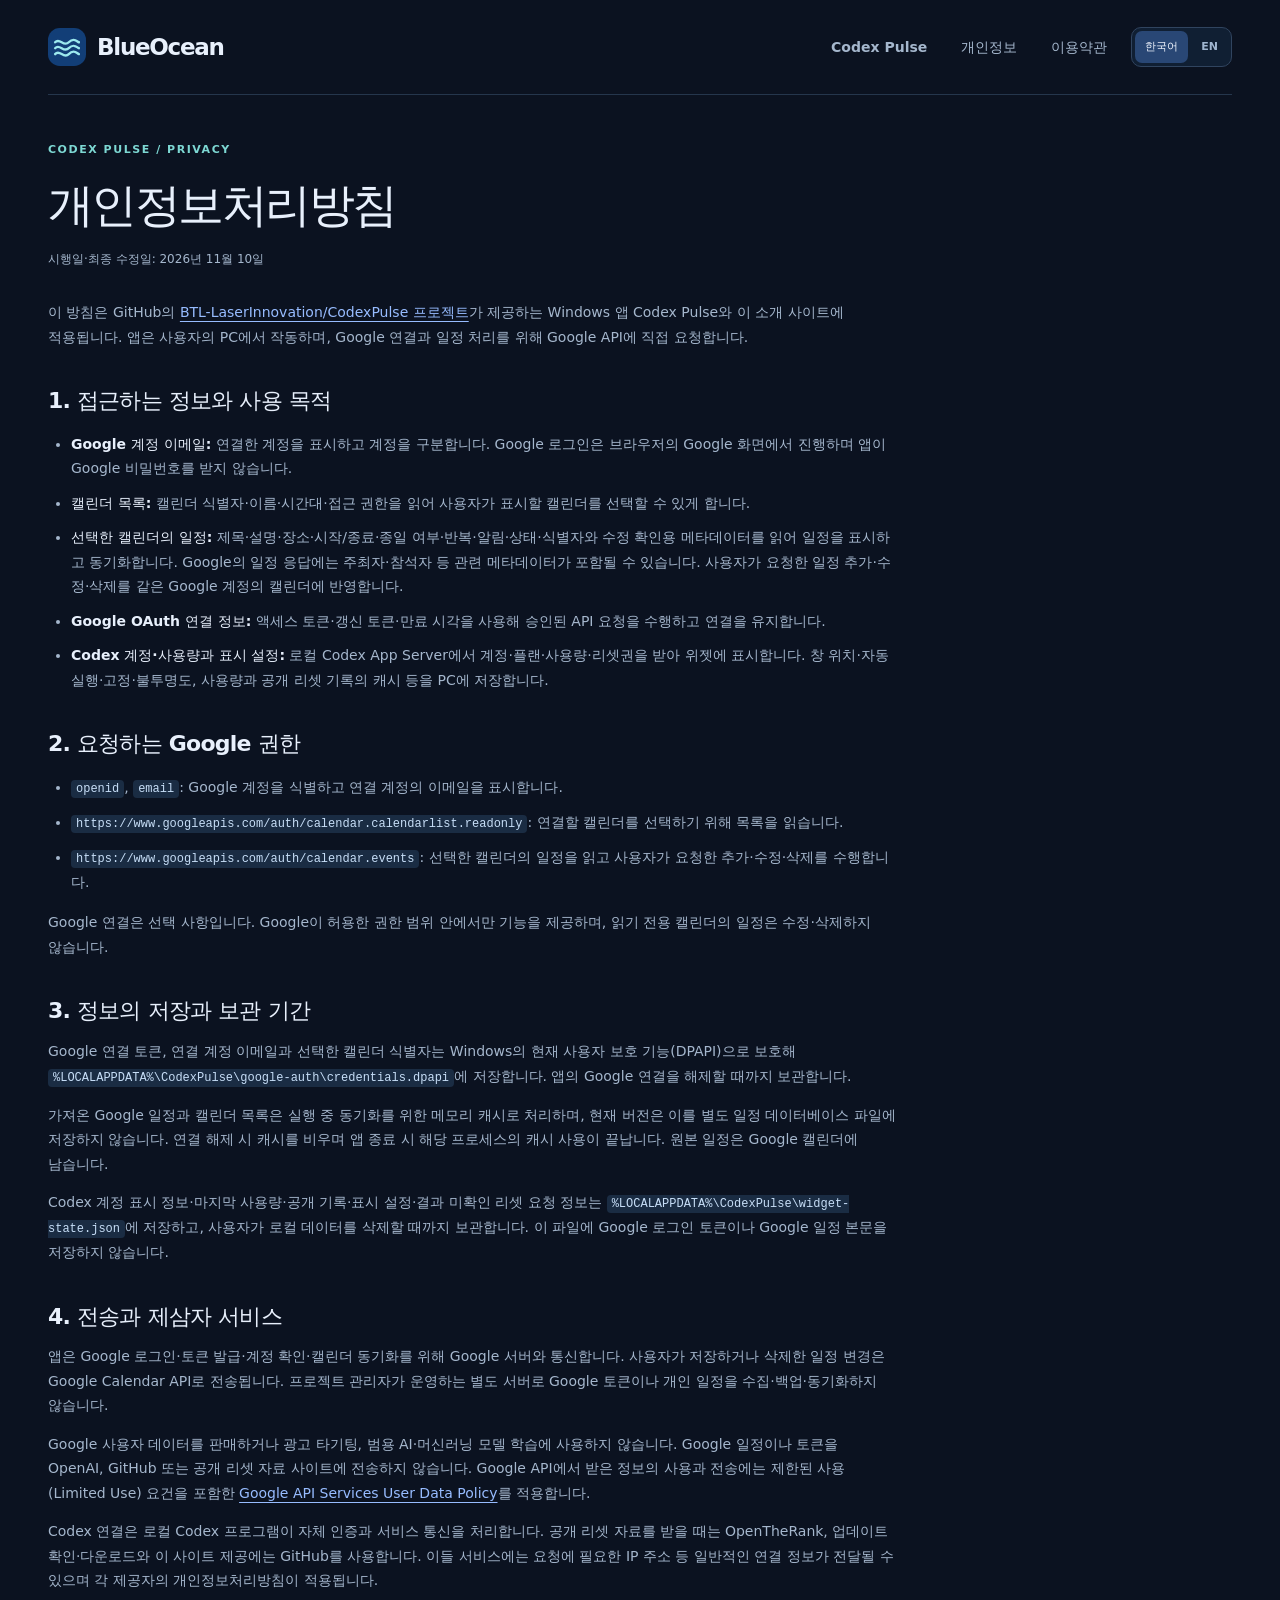
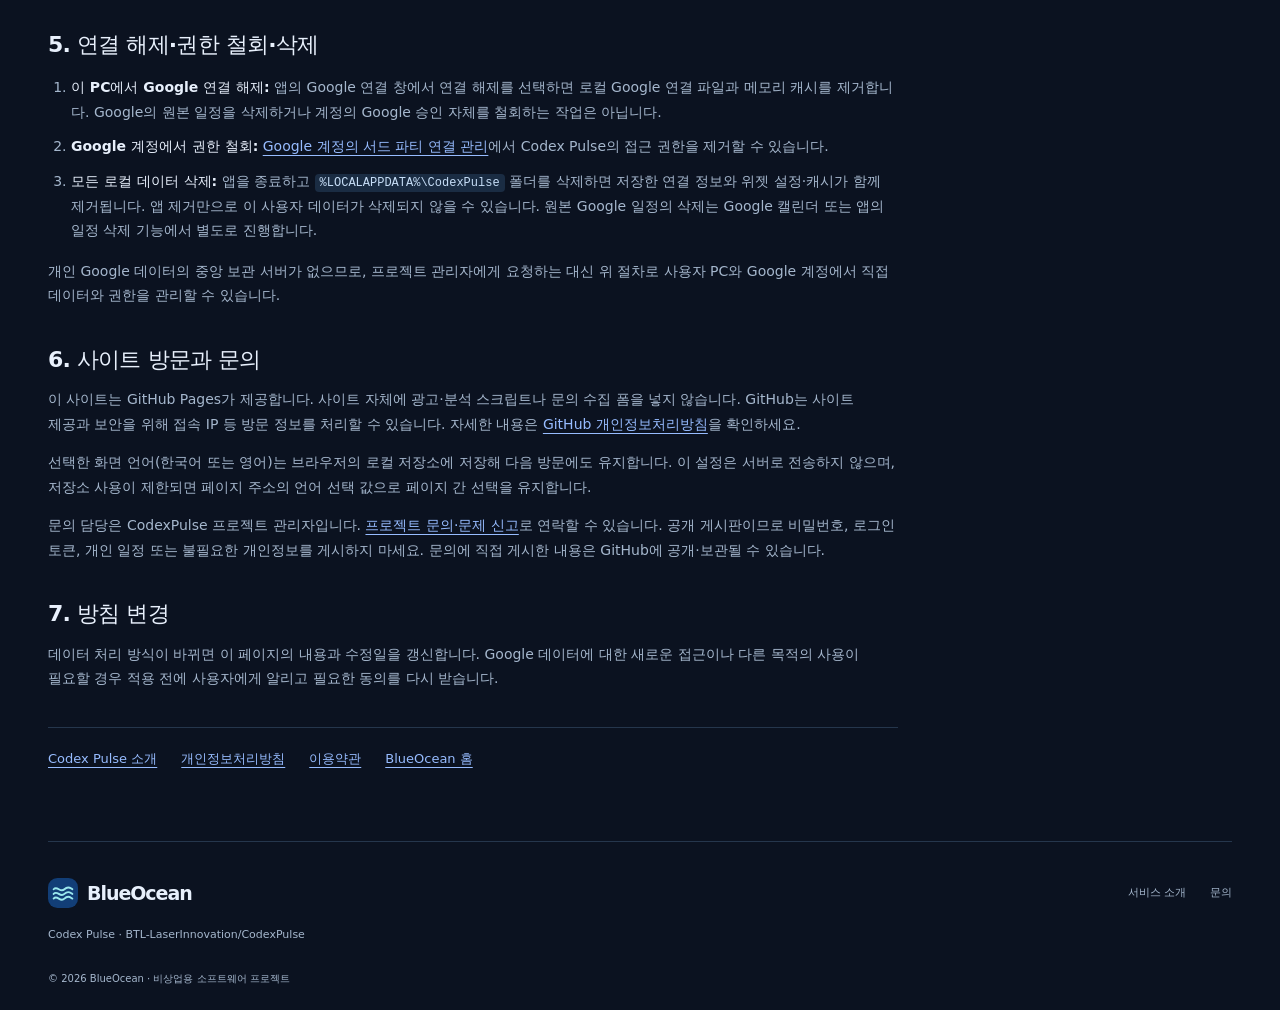
<file: public/codexpulse/privacy.html>
<!doctype html>
<html lang="ko">
<head><meta charset="utf-8"><meta name="viewport" content="width=device-width, initial-scale=1"><meta name="description" content="BlueOcean에서 제공하는 Codex Pulse의 개인정보처리방침 안내입니다." data-en-content="How Codex Pulse accesses, uses, stores, and deletes Google account, calendar, and local information."><title data-en="Privacy policy &#183; Codex Pulse | BlueOcean">개인정보처리방침 · Codex Pulse | BlueOcean</title><link rel="icon" href="../assets/codexpulse.png" type="image/png"><link rel="stylesheet" href="../assets/styles.css?v=20261110-clean"><meta name="theme-color" content="#0b1220"><script src="../assets/language.js?v=20261110-dark" defer></script></head>
<body><a class="skip-link" href="#main" data-en="Skip to content">본문으로 이동</a><header class="site-header shell simple-header"><a class="brand" href="../"><img src="../assets/blueocean.svg" width="38" height="38" alt=""><span>BlueOcean</span></a><nav aria-label="주 메뉴" data-en-aria-label="Main navigation"><a href="./">Codex Pulse</a><a href="privacy.html" data-en="Privacy">개인정보</a><a href="terms.html" data-en="Terms of use">이용약관</a></nav><div class="language-switch" role="group" aria-label="언어 선택" data-en-aria-label="Choose language"><button type="button" data-language="ko" lang="ko" aria-label="한국어로 보기" data-en-aria-label="View in Korean" aria-pressed="true">한국어</button><button type="button" data-language="en" lang="en" aria-label="영어로 보기" data-en-aria-label="View in English" aria-pressed="false">EN</button></div></header>
<main id="main" class="shell"><article class="policy">

  <div class="eyebrow">CODEX PULSE / PRIVACY</div><h1 data-en="Privacy policy">개인정보처리방침</h1><p class="updated" data-en="Effective and last updated: November 10, 2026">시행일·최종 수정일: 2026년 11월 10일</p>
  <p data-en="This policy applies to the Codex Pulse Windows app provided by the &lt;a href=&quot;https://github.com/BTL-LaserInnovation/CodexPulse&quot;&gt;BTL-LaserInnovation/CodexPulse project&lt;/a&gt; on GitHub and its informational website. The app runs on your PC and makes requests directly to Google APIs for account connection and calendar operations.">이 방침은 GitHub의 <a href="https://github.com/BTL-LaserInnovation/CodexPulse">BTL-LaserInnovation/CodexPulse 프로젝트</a>가 제공하는 Windows 앱 Codex Pulse와 이 소개 사이트에 적용됩니다. 앱은 사용자의 PC에서 작동하며, Google 연결과 일정 처리를 위해 Google API에 직접 요청합니다.</p>
  <h2 data-en="1. Information accessed and its purpose">1. 접근하는 정보와 사용 목적</h2>
  <ul><li data-en="&lt;strong&gt;Google account email:&lt;/strong&gt; Identifies the connected account and displays it in the app. Google sign-in takes place on Google&#39;s page in your browser. The app does not receive your Google password."><strong>Google 계정 이메일:</strong> 연결한 계정을 표시하고 계정을 구분합니다. Google 로그인은 브라우저의 Google 화면에서 진행하며 앱이 Google 비밀번호를 받지 않습니다.</li><li data-en="&lt;strong&gt;Calendar list:&lt;/strong&gt; Reads calendar identifiers, names, time zones, and access permissions so you can choose which calendars to display."><strong>캘린더 목록:</strong> 캘린더 식별자·이름·시간대·접근 권한을 읽어 사용자가 표시할 캘린더를 선택할 수 있게 합니다.</li><li data-en="&lt;strong&gt;Events in selected calendars:&lt;/strong&gt; Reads titles, descriptions, locations, start/end times, all-day status, recurrence, reminders, status, identifiers, and metadata used to detect changes, to display and synchronize events. Google&#39;s event responses may include related metadata such as organizers and attendees. Event additions, edits, and deletions you request are applied to calendars in the same Google account."><strong>선택한 캘린더의 일정:</strong> 제목·설명·장소·시작/종료·종일 여부·반복·알림·상태·식별자와 수정 확인용 메타데이터를 읽어 일정을 표시하고 동기화합니다. Google의 일정 응답에는 주최자·참석자 등 관련 메타데이터가 포함될 수 있습니다. 사용자가 요청한 일정 추가·수정·삭제를 같은 Google 계정의 캘린더에 반영합니다.</li><li data-en="&lt;strong&gt;Google OAuth connection information:&lt;/strong&gt; Uses access tokens, refresh tokens, and expiration times to make authorized API requests and maintain the connection."><strong>Google OAuth 연결 정보:</strong> 액세스 토큰·갱신 토큰·만료 시각을 사용해 승인된 API 요청을 수행하고 연결을 유지합니다.</li><li data-en="&lt;strong&gt;Codex account, usage, and display settings:&lt;/strong&gt; Obtains account, plan, usage, and reset-pass information from the local Codex App Server for display in the widget. Window position, startup preferences, always-on-top and opacity settings, usage caches, and public reset records are stored on the PC."><strong>Codex 계정·사용량과 표시 설정:</strong> 로컬 Codex App Server에서 계정·플랜·사용량·리셋권을 받아 위젯에 표시합니다. 창 위치·자동실행·고정·불투명도, 사용량과 공개 리셋 기록의 캐시 등을 PC에 저장합니다.</li></ul>
  <h2 data-en="2. Requested Google permissions">2. 요청하는 Google 권한</h2>
  <ul><li data-en="&lt;code&gt;openid&lt;/code&gt;, &lt;code&gt;email&lt;/code&gt;: Identify the Google account and display the connected account&#39;s email."><code>openid</code>, <code>email</code>: Google 계정을 식별하고 연결 계정의 이메일을 표시합니다.</li><li data-en="&lt;code&gt;https://www.googleapis.com/auth/calendar.calendarlist.readonly&lt;/code&gt;: Read the calendar list so you can choose calendars to connect."><code>https://www.googleapis.com/auth/calendar.calendarlist.readonly</code>: 연결할 캘린더를 선택하기 위해 목록을 읽습니다.</li><li data-en="&lt;code&gt;https://www.googleapis.com/auth/calendar.events&lt;/code&gt;: Read selected calendars&#39; events and perform the additions, edits, and deletions you request."><code>https://www.googleapis.com/auth/calendar.events</code>: 선택한 캘린더의 일정을 읽고 사용자가 요청한 추가·수정·삭제를 수행합니다.</li></ul>
  <p data-en="Connecting Google is optional. Features operate within the permissions granted by Google. Events in read-only calendars cannot be edited or deleted.">Google 연결은 선택 사항입니다. Google이 허용한 권한 범위 안에서만 기능을 제공하며, 읽기 전용 캘린더의 일정은 수정·삭제하지 않습니다.</p>
  <h2 data-en="3. Storage and retention">3. 정보의 저장과 보관 기간</h2>
  <p data-en="Google connection tokens, the connected account&#39;s email, and selected calendar identifiers are protected with Windows current-user data protection (DPAPI) and stored at &lt;code&gt;%LOCALAPPDATA%\CodexPulse\google-auth\credentials.dpapi&lt;/code&gt;. They are retained until you disconnect Google in the app.">Google 연결 토큰, 연결 계정 이메일과 선택한 캘린더 식별자는 Windows의 현재 사용자 보호 기능(DPAPI)으로 보호해 <code>%LOCALAPPDATA%\CodexPulse\google-auth\credentials.dpapi</code>에 저장합니다. 앱의 Google 연결을 해제할 때까지 보관합니다.</p>
  <p data-en="Retrieved Google events and calendar lists are processed in an in-memory cache for synchronization while the app runs. The current version does not store them in a separate calendar database file. Disconnecting clears the cache, and closing the app ends the process&#39;s use of that cache. Original events remain in Google Calendar.">가져온 Google 일정과 캘린더 목록은 실행 중 동기화를 위한 메모리 캐시로 처리하며, 현재 버전은 이를 별도 일정 데이터베이스 파일에 저장하지 않습니다. 연결 해제 시 캐시를 비우며 앱 종료 시 해당 프로세스의 캐시 사용이 끝납니다. 원본 일정은 Google 캘린더에 남습니다.</p>
  <p data-en="Codex account display information, latest usage, public records, display settings, and reset requests with an unconfirmed outcome are stored in &lt;code&gt;%LOCALAPPDATA%\CodexPulse\widget-state.json&lt;/code&gt; until you delete the local data. This file does not store Google login tokens or Google event contents.">Codex 계정 표시 정보·마지막 사용량·공개 기록·표시 설정·결과 미확인 리셋 요청 정보는 <code>%LOCALAPPDATA%\CodexPulse\widget-state.json</code>에 저장하고, 사용자가 로컬 데이터를 삭제할 때까지 보관합니다. 이 파일에 Google 로그인 토큰이나 Google 일정 본문을 저장하지 않습니다.</p>
  <h2 data-en="4. Transfers and third-party services">4. 전송과 제삼자 서비스</h2>
  <p data-en="The app communicates with Google servers for sign-in, token issuance, account information, and calendar synchronization. Event changes you save or delete are sent through the Google Calendar API. The project does not collect, back up, or synchronize Google tokens or personal events on a separate project-operated server.">앱은 Google 로그인·토큰 발급·계정 확인·캘린더 동기화를 위해 Google 서버와 통신합니다. 사용자가 저장하거나 삭제한 일정 변경은 Google Calendar API로 전송됩니다. 프로젝트 관리자가 운영하는 별도 서버로 Google 토큰이나 개인 일정을 수집·백업·동기화하지 않습니다.</p>
  <p data-en="Google user data is not sold or used for advertising targeting or training general-purpose AI or machine-learning models. Google events and tokens are not sent to OpenAI, GitHub, or public reset-information sites. The use and transfer of information received from Google APIs adheres to the &lt;a href=&quot;https://developers.google.com/terms/api-services-user-data-policy&quot;&gt;Google API Services User Data Policy&lt;/a&gt;, including its Limited Use requirements.">Google 사용자 데이터를 판매하거나 광고 타기팅, 범용 AI·머신러닝 모델 학습에 사용하지 않습니다. Google 일정이나 토큰을 OpenAI, GitHub 또는 공개 리셋 자료 사이트에 전송하지 않습니다. Google API에서 받은 정보의 사용과 전송에는 제한된 사용(Limited Use) 요건을 포함한 <a href="https://developers.google.com/terms/api-services-user-data-policy">Google API Services User Data Policy</a>를 적용합니다.</p>
  <p data-en="For Codex connections, the local Codex program handles its own authentication and service communication. Public reset information is retrieved from OpenTheRank; update checks, downloads, and website hosting use GitHub. These providers may receive ordinary connection information, such as an IP address, as needed to process requests. Their respective privacy policies apply.">Codex 연결은 로컬 Codex 프로그램이 자체 인증과 서비스 통신을 처리합니다. 공개 리셋 자료를 받을 때는 OpenTheRank, 업데이트 확인·다운로드와 이 사이트 제공에는 GitHub를 사용합니다. 이들 서비스에는 요청에 필요한 IP 주소 등 일반적인 연결 정보가 전달될 수 있으며 각 제공자의 개인정보처리방침이 적용됩니다.</p>
  <h2 data-en="5. Disconnecting, revoking access, and deleting data">5. 연결 해제·권한 철회·삭제</h2>
  <ol><li data-en="&lt;strong&gt;Disconnect Google on this PC:&lt;/strong&gt; Choose Disconnect in the app&#39;s Google connection window to remove the local Google connection file and in-memory cache. This does not delete original Google events or revoke Google&#39;s authorization for your account."><strong>이 PC에서 Google 연결 해제:</strong> 앱의 Google 연결 창에서 연결 해제를 선택하면 로컬 Google 연결 파일과 메모리 캐시를 제거합니다. Google의 원본 일정을 삭제하거나 계정의 Google 승인 자체를 철회하는 작업은 아닙니다.</li><li data-en="&lt;strong&gt;Revoke access in your Google account:&lt;/strong&gt; Remove Codex Pulse&#39;s access in &lt;a href=&quot;https://myaccount.google.com/connections&quot;&gt;Google account third-party connections&lt;/a&gt;."><strong>Google 계정에서 권한 철회:</strong> <a href="https://myaccount.google.com/connections">Google 계정의 서드 파티 연결 관리</a>에서 Codex Pulse의 접근 권한을 제거할 수 있습니다.</li><li data-en="&lt;strong&gt;Delete all local data:&lt;/strong&gt; Close the app and delete &lt;code&gt;%LOCALAPPDATA%\CodexPulse&lt;/code&gt; to remove stored connection information, widget settings, and caches. Uninstalling the app alone may not remove this user data. Delete original Google events separately in Google Calendar or using the app&#39;s event deletion feature."><strong>모든 로컬 데이터 삭제:</strong> 앱을 종료하고 <code>%LOCALAPPDATA%\CodexPulse</code> 폴더를 삭제하면 저장한 연결 정보와 위젯 설정·캐시가 함께 제거됩니다. 앱 제거만으로 이 사용자 데이터가 삭제되지 않을 수 있습니다. 원본 Google 일정의 삭제는 Google 캘린더 또는 앱의 일정 삭제 기능에서 별도로 진행합니다.</li></ol>
  <p data-en="Because there is no central server holding personal Google data, you can manage data and permissions directly on your PC and in your Google account using these steps, rather than requesting deletion from the project administrator.">개인 Google 데이터의 중앙 보관 서버가 없으므로, 프로젝트 관리자에게 요청하는 대신 위 절차로 사용자 PC와 Google 계정에서 직접 데이터와 권한을 관리할 수 있습니다.</p>
  <h2 data-en="6. Website visits and contact">6. 사이트 방문과 문의</h2>
  <p data-en="This website is hosted by GitHub Pages. It does not include advertising, analytics scripts, or a contact-data collection form. GitHub may process visitor information such as IP addresses to provide and secure the site. See the &lt;a href=&quot;https://docs.github.com/en/site-policy/privacy-policies/github-general-privacy-statement&quot;&gt;GitHub privacy statement&lt;/a&gt; for details.">이 사이트는 GitHub Pages가 제공합니다. 사이트 자체에 광고·분석 스크립트나 문의 수집 폼을 넣지 않습니다. GitHub는 사이트 제공과 보안을 위해 접속 IP 등 방문 정보를 처리할 수 있습니다. 자세한 내용은 <a href="https://docs.github.com/en/site-policy/privacy-policies/github-general-privacy-statement">GitHub 개인정보처리방침</a>을 확인하세요.</p>
<p data-en="Your selected display language (Korean or English) is stored in your browser&#39;s local storage for future visits. This preference is not sent to a server. When storage is restricted, a language parameter in page links keeps your choice while you navigate.">선택한 화면 언어(한국어 또는 영어)는 브라우저의 로컬 저장소에 저장해 다음 방문에도 유지합니다. 이 설정은 서버로 전송하지 않으며, 저장소 사용이 제한되면 페이지 주소의 언어 선택 값으로 페이지 간 선택을 유지합니다.</p>
  <p data-en="The contact point is the CodexPulse project administrator, available through &lt;a href=&quot;https://github.com/BTL-LaserInnovation/CodexPulse/issues&quot;&gt;project questions and issue reports&lt;/a&gt;. This is a public forum: do not post passwords, login tokens, personal events, or unnecessary personal information. Information you choose to post may be publicly stored on GitHub.">문의 담당은 CodexPulse 프로젝트 관리자입니다. <a href="https://github.com/BTL-LaserInnovation/CodexPulse/issues">프로젝트 문의·문제 신고</a>로 연락할 수 있습니다. 공개 게시판이므로 비밀번호, 로그인 토큰, 개인 일정 또는 불필요한 개인정보를 게시하지 마세요. 문의에 직접 게시한 내용은 GitHub에 공개·보관될 수 있습니다.</p>
  <h2 data-en="7. Policy changes">7. 방침 변경</h2><p data-en="This page and its update date will be revised when data handling changes. If new access to Google data or a different purpose of use is needed, users will be informed and any required consent obtained before the change takes effect.">데이터 처리 방식이 바뀌면 이 페이지의 내용과 수정일을 갱신합니다. Google 데이터에 대한 새로운 접근이나 다른 목적의 사용이 필요할 경우 적용 전에 사용자에게 알리고 필요한 동의를 다시 받습니다.</p>

<nav class="policy-nav" aria-label="관련 페이지" data-en-aria-label="Related pages"><a href="./" data-en="About Codex Pulse">Codex Pulse 소개</a><a href="privacy.html" data-en="Privacy policy">개인정보처리방침</a><a href="terms.html" data-en="Terms of use">이용약관</a><a href="../" data-en="BlueOcean home">BlueOcean 홈</a></nav></article></main>
<footer class="site-footer shell"><div><a class="brand" href="../"><img src="../assets/blueocean.svg" width="30" height="30" alt=""><span>BlueOcean</span></a><p>Codex Pulse · BTL-LaserInnovation/CodexPulse</p></div><div class="footer-links"><a href="./" data-en="Service overview">서비스 소개</a><a href="https://github.com/BTL-LaserInnovation/CodexPulse/issues" data-en="Contact">문의</a></div><p class="copyright" data-en="&#169; 2026 BlueOcean &#183; A non-commercial software project">© 2026 BlueOcean · 비상업용 소프트웨어 프로젝트</p></footer></body>
</html>
</file>
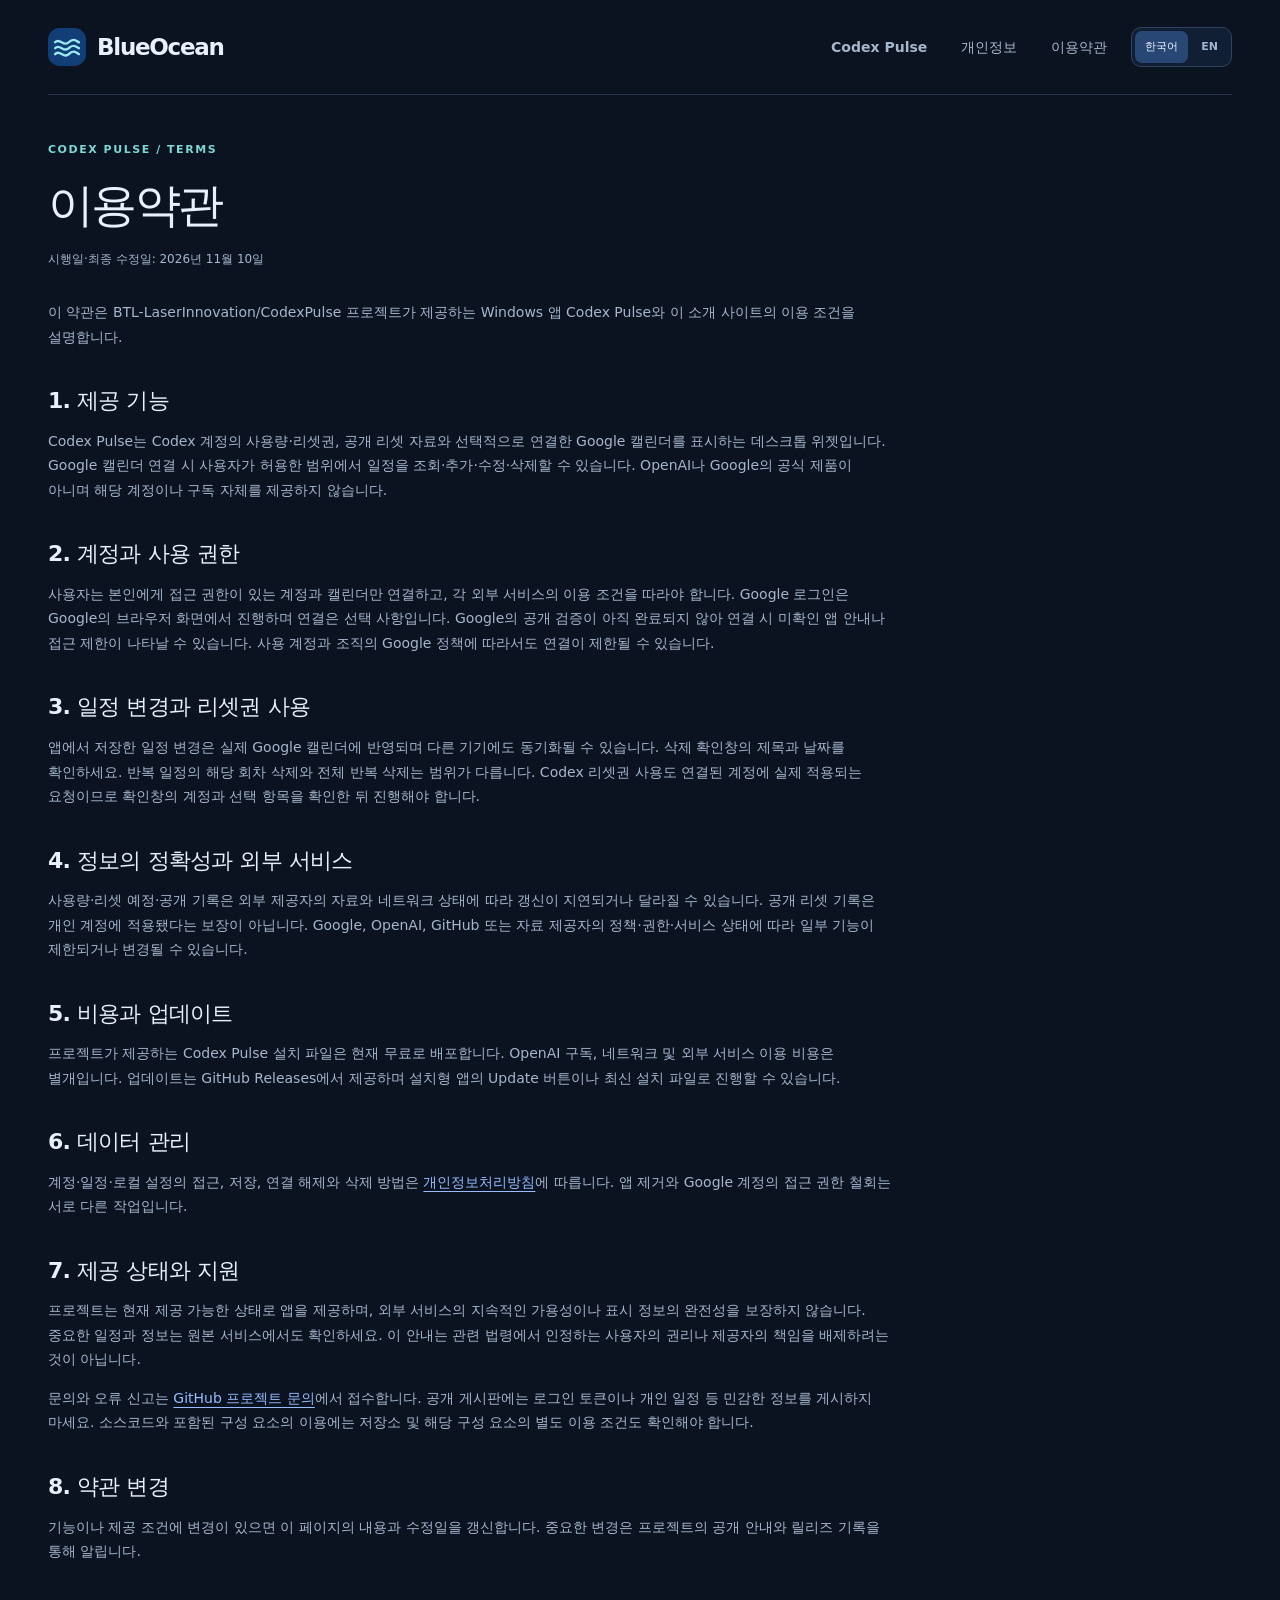
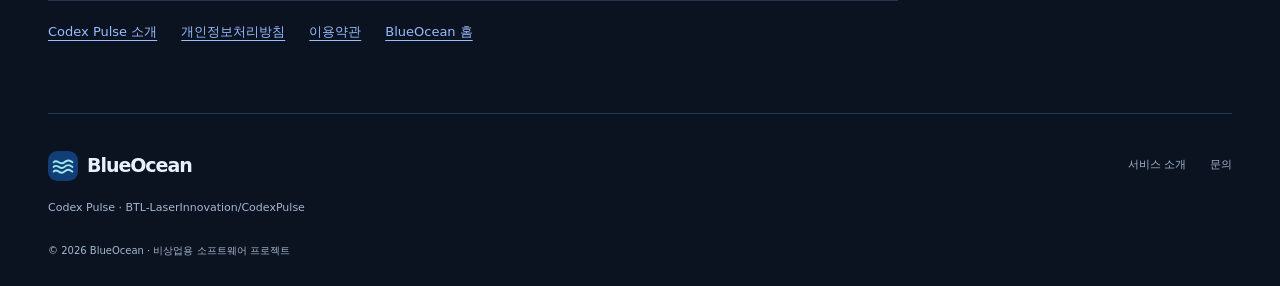
<file: public/codexpulse/terms.html>
<!doctype html>
<html lang="ko">
<head><meta charset="utf-8"><meta name="viewport" content="width=device-width, initial-scale=1"><meta name="description" content="BlueOcean에서 제공하는 Codex Pulse의 이용약관 안내입니다." data-en-content="Terms of use for Codex Pulse, including accounts, event changes, updates, and external services."><title data-en="Terms of use &#183; Codex Pulse | BlueOcean">이용약관 · Codex Pulse | BlueOcean</title><link rel="icon" href="../assets/codexpulse.png" type="image/png"><link rel="stylesheet" href="../assets/styles.css?v=20261110-clean"><meta name="theme-color" content="#0b1220"><script src="../assets/language.js?v=20261110-dark" defer></script></head>
<body><a class="skip-link" href="#main" data-en="Skip to content">본문으로 이동</a><header class="site-header shell simple-header"><a class="brand" href="../"><img src="../assets/blueocean.svg" width="38" height="38" alt=""><span>BlueOcean</span></a><nav aria-label="주 메뉴" data-en-aria-label="Main navigation"><a href="./">Codex Pulse</a><a href="privacy.html" data-en="Privacy">개인정보</a><a href="terms.html" data-en="Terms of use">이용약관</a></nav><div class="language-switch" role="group" aria-label="언어 선택" data-en-aria-label="Choose language"><button type="button" data-language="ko" lang="ko" aria-label="한국어로 보기" data-en-aria-label="View in Korean" aria-pressed="true">한국어</button><button type="button" data-language="en" lang="en" aria-label="영어로 보기" data-en-aria-label="View in English" aria-pressed="false">EN</button></div></header>
<main id="main" class="shell"><article class="policy">
<div class="eyebrow">CODEX PULSE / TERMS</div><h1 data-en="Terms of use">이용약관</h1><p class="updated" data-en="Effective and last updated: November 10, 2026">시행일·최종 수정일: 2026년 11월 10일</p>
  <p data-en="These terms describe the use of the Codex Pulse Windows app and its informational website, provided by the BTL-LaserInnovation/CodexPulse project.">이 약관은 BTL-LaserInnovation/CodexPulse 프로젝트가 제공하는 Windows 앱 Codex Pulse와 이 소개 사이트의 이용 조건을 설명합니다.</p>
  <h2 data-en="1. Features provided">1. 제공 기능</h2><p data-en="Codex Pulse is a desktop widget displaying Codex account usage, reset passes, public reset information, and optionally connected Google calendars. With Google connected, it can view, add, edit, and delete events within the permissions you grant. It is not an official OpenAI or Google product and does not itself provide their accounts or subscriptions.">Codex Pulse는 Codex 계정의 사용량·리셋권, 공개 리셋 자료와 선택적으로 연결한 Google 캘린더를 표시하는 데스크톱 위젯입니다. Google 캘린더 연결 시 사용자가 허용한 범위에서 일정을 조회·추가·수정·삭제할 수 있습니다. OpenAI나 Google의 공식 제품이 아니며 해당 계정이나 구독 자체를 제공하지 않습니다.</p>
  <h2 data-en="2. Accounts and access">2. 계정과 사용 권한</h2><p data-en="Connect only accounts and calendars you are authorized to access, and follow each external service&#39;s terms. Google sign-in takes place in Google&#39;s browser interface, and connecting is optional. Google&#39;s public verification is not yet complete, so an unverified-app notice or access restrictions may appear. Account and organization policies may also restrict access.">사용자는 본인에게 접근 권한이 있는 계정과 캘린더만 연결하고, 각 외부 서비스의 이용 조건을 따라야 합니다. Google 로그인은 Google의 브라우저 화면에서 진행하며 연결은 선택 사항입니다. Google의 공개 검증이 아직 완료되지 않아 연결 시 미확인 앱 안내나 접근 제한이 나타날 수 있습니다. 사용 계정과 조직의 Google 정책에 따라서도 연결이 제한될 수 있습니다.</p>
  <h2 data-en="3. Event changes and reset-pass use">3. 일정 변경과 리셋권 사용</h2><p data-en="Event changes saved in the app are applied to Google Calendar and may synchronize to other devices. Check the event title and dates in deletion confirmations. Deleting a single occurrence of a recurring event differs from deleting its entire series. Using a Codex reset pass also makes a request that affects the connected account; confirm the account and selected pass before proceeding.">앱에서 저장한 일정 변경은 실제 Google 캘린더에 반영되며 다른 기기에도 동기화될 수 있습니다. 삭제 확인창의 제목과 날짜를 확인하세요. 반복 일정의 해당 회차 삭제와 전체 반복 삭제는 범위가 다릅니다. Codex 리셋권 사용도 연결된 계정에 실제 적용되는 요청이므로 확인창의 계정과 선택 항목을 확인한 뒤 진행해야 합니다.</p>
  <h2 data-en="4. Accuracy and external services">4. 정보의 정확성과 외부 서비스</h2><p data-en="Usage, reset schedules, and public records depend on external providers and network conditions and may be delayed or change. Public reset records do not guarantee a reset on an individual account. Features may be restricted or change with Google, OpenAI, GitHub, or information providers&#39; policies, permissions, or availability.">사용량·리셋 예정·공개 기록은 외부 제공자의 자료와 네트워크 상태에 따라 갱신이 지연되거나 달라질 수 있습니다. 공개 리셋 기록은 개인 계정에 적용됐다는 보장이 아닙니다. Google, OpenAI, GitHub 또는 자료 제공자의 정책·권한·서비스 상태에 따라 일부 기능이 제한되거나 변경될 수 있습니다.</p>
  <h2 data-en="5. Cost and updates">5. 비용과 업데이트</h2><p data-en="The project&#39;s Codex Pulse installer is currently distributed free of charge. OpenAI subscriptions, network access, and external service costs are separate. Updates are provided through GitHub Releases and can be installed using the installed app&#39;s Update button or the latest installer.">프로젝트가 제공하는 Codex Pulse 설치 파일은 현재 무료로 배포합니다. OpenAI 구독, 네트워크 및 외부 서비스 이용 비용은 별개입니다. 업데이트는 GitHub Releases에서 제공하며 설치형 앱의 Update 버튼이나 최신 설치 파일로 진행할 수 있습니다.</p>
  <h2 data-en="6. Data management">6. 데이터 관리</h2><p data-en="Access, storage, disconnection, and deletion of account information, events, and local settings are described in the &lt;a href=&quot;privacy.html&quot;&gt;privacy policy&lt;/a&gt;. Uninstalling the app and revoking access in your Google account are separate actions.">계정·일정·로컬 설정의 접근, 저장, 연결 해제와 삭제 방법은 <a href="privacy.html">개인정보처리방침</a>에 따릅니다. 앱 제거와 Google 계정의 접근 권한 철회는 서로 다른 작업입니다.</p>
  <h2 data-en="7. Availability and support">7. 제공 상태와 지원</h2><p data-en="The project provides the app as currently available and does not guarantee continuous external-service availability or complete accuracy of displayed information. Check important events and information in their original services as well. This notice does not seek to exclude user rights or provider responsibilities recognized by applicable law.">프로젝트는 현재 제공 가능한 상태로 앱을 제공하며, 외부 서비스의 지속적인 가용성이나 표시 정보의 완전성을 보장하지 않습니다. 중요한 일정과 정보는 원본 서비스에서도 확인하세요. 이 안내는 관련 법령에서 인정하는 사용자의 권리나 제공자의 책임을 배제하려는 것이 아닙니다.</p><p data-en="Questions and issues can be submitted through &lt;a href=&quot;https://github.com/BTL-LaserInnovation/CodexPulse/issues&quot;&gt;GitHub project support&lt;/a&gt;. Do not post login tokens, personal events, or other sensitive information in this public forum. Use of source code and included components is also subject to the repository&#39;s and those components&#39; respective terms.">문의와 오류 신고는 <a href="https://github.com/BTL-LaserInnovation/CodexPulse/issues">GitHub 프로젝트 문의</a>에서 접수합니다. 공개 게시판에는 로그인 토큰이나 개인 일정 등 민감한 정보를 게시하지 마세요. 소스코드와 포함된 구성 요소의 이용에는 저장소 및 해당 구성 요소의 별도 이용 조건도 확인해야 합니다.</p>
  <h2 data-en="8. Changes to these terms">8. 약관 변경</h2><p data-en="When features or terms change, this page and its update date will be revised. Significant changes will be announced through the project&#39;s public notices and release history.">기능이나 제공 조건에 변경이 있으면 이 페이지의 내용과 수정일을 갱신합니다. 중요한 변경은 프로젝트의 공개 안내와 릴리즈 기록을 통해 알립니다.</p>

<nav class="policy-nav" aria-label="관련 페이지" data-en-aria-label="Related pages"><a href="./" data-en="About Codex Pulse">Codex Pulse 소개</a><a href="privacy.html" data-en="Privacy policy">개인정보처리방침</a><a href="terms.html" data-en="Terms of use">이용약관</a><a href="../" data-en="BlueOcean home">BlueOcean 홈</a></nav></article></main>
<footer class="site-footer shell"><div><a class="brand" href="../"><img src="../assets/blueocean.svg" width="30" height="30" alt=""><span>BlueOcean</span></a><p>Codex Pulse · BTL-LaserInnovation/CodexPulse</p></div><div class="footer-links"><a href="./" data-en="Service overview">서비스 소개</a><a href="https://github.com/BTL-LaserInnovation/CodexPulse/issues" data-en="Contact">문의</a></div><p class="copyright" data-en="&#169; 2026 BlueOcean &#183; A non-commercial software project">© 2026 BlueOcean · 비상업용 소프트웨어 프로젝트</p></footer></body>
</html>
</file>
<file: public/assets/styles.css>
@charset "UTF-8";
:root{--ink:#162b42;--muted:#50657a;--blue:#1453a4;--blue-dark:#123e77;--teal:#077e86;--paper:#f8faf9;--line:#dce6e9;--soft:#edf4f5;--radius:28px;font-family:"Segoe UI","Malgun Gothic",system-ui,sans-serif;color-scheme:light;font-synthesis:none;text-rendering:optimizeLegibility}
*{box-sizing:border-box}html{scroll-behavior:smooth;scroll-padding-top:30px}body{margin:0;background:var(--paper);color:var(--ink);line-height:1.75;-webkit-font-smoothing:antialiased}img{display:block;max-width:100%;height:auto}a{color:var(--blue);text-underline-offset:4px}a:hover{color:var(--teal)}a:focus-visible,summary:focus-visible{outline:3px solid #008eaa;outline-offset:6px;border-radius:6px}h1,h2,h3,p{margin-top:0}h1,h2,h3{line-height:1.3;letter-spacing:-.055em}p{word-break:keep-all;overflow-wrap:break-word}h2{font-size:clamp(28px,3.2vw,40px);font-weight:750}button,a{-webkit-tap-highlight-color:transparent}.shell{width:min(1200px,calc(100% - 96px));margin-inline:auto}.skip-link{position:absolute;top:-100px;left:20px;background:var(--ink);color:white;padding:12px 18px;z-index:10}.skip-link:focus{top:12px}.site-header{display:flex;justify-content:space-between;align-items:center;padding-block:27px;gap:24px}.brand{display:inline-flex;align-items:center;gap:11px;color:var(--ink);text-decoration:none;font-size:23px;letter-spacing:-.055em;font-weight:800;white-space:nowrap}.brand:hover{color:var(--blue)}.site-header nav{display:flex;align-items:center;gap:34px}.site-header nav a{color:var(--muted);text-decoration:none;font-size:14px;font-weight:600}.site-header nav a:hover{color:var(--blue)}.home-hero{display:grid;grid-template-columns:1.03fr 1fr;align-items:center;gap:46px;padding-top:27px;padding-bottom:98px}.hero-copy{padding-block:24px}.eyebrow{font-size:11px;font-weight:750;letter-spacing:.14em;color:var(--teal);margin-bottom:22px;display:flex;align-items:center;gap:9px}.status-dot{display:inline-block;width:7px;height:7px;background:#36b6a0;border-radius:50%;flex:none}.hero-copy h1{font-size:clamp(44px,5.25vw,70px);font-weight:800;line-height:1.23;letter-spacing:-.07em;margin-bottom:26px}.hero-copy h1 span{color:var(--blue)}.hero-description{font-size:17px;line-height:1.9;color:var(--muted);margin-bottom:32px}.button{display:inline-flex;align-items:center;justify-content:center;gap:24px;min-height:50px;padding:12px 22px;border-radius:12px;font-size:14px;font-weight:650;line-height:1.5;text-decoration:none;border:1px solid transparent;transition:background .2s,transform .2s}.button:hover{transform:translateY(-2px)}.button span{font-size:19px;line-height:1}.primary{background:var(--blue-dark);color:white}.primary:hover{background:#195a9d;color:white}.secondary{background:transparent;border-color:#b3c7d1;color:var(--ink)}.secondary:hover{background:#e9f1f4;color:var(--blue)}.hero-notes{display:flex;flex-wrap:wrap;gap:0;margin-top:29px;font-size:11px;color:var(--muted)}.hero-notes span+span:before{content:"·";margin-inline:12px;color:#849cae}.ocean-scene{position:relative;aspect-ratio:1.1;isolation:isolate}.ocean-art{width:100%;height:100%;object-fit:cover;border-radius:32px}.scene-topline{position:absolute;inset:30px 30px auto;display:flex;justify-content:space-between;align-items:center;font-size:9px;color:#2d617c;letter-spacing:.13em;font-weight:700}.floating-service{position:absolute;top:38%;left:12%;right:12%;display:flex;align-items:center;gap:15px;padding:22px;background:#ffffffed;border:1px solid #fff;border-radius:19px;box-shadow:0 20px 50px #123e7726;text-decoration:none;color:var(--ink);transform:rotate(-5deg);transition:transform .3s}.floating-service:hover{transform:rotate(-2deg) translateY(-4px);color:var(--blue)}.floating-service img{border-radius:12px}.floating-service small{display:block;color:#55768b;font-size:8px;letter-spacing:.13em;margin-bottom:4px}.floating-service strong{font-size:23px;letter-spacing:-.05em}.floating-arrow{margin-left:auto;font-size:25px;color:#32758f}.scene-caption{position:absolute;inset:auto 30px 30px;display:flex;align-items:flex-end;justify-content:space-between;color:#e5f7ff;font-size:18px;line-height:1.4;letter-spacing:-.02em}.scene-coordinate{font-size:8px;letter-spacing:.11em}.services-section{padding-bottom:95px}.section-heading{display:flex;justify-content:space-between;align-items:flex-end;gap:20px;margin-bottom:30px}.section-heading .eyebrow{margin-bottom:10px}.section-heading h2{margin:0;font-size:clamp(26px,3vw,36px)}.section-count{font-size:10px;letter-spacing:.1em;white-space:nowrap;color:var(--muted);padding-bottom:7px}.service-feature{display:grid;grid-template-columns:1.05fr 1fr;overflow:hidden;background:white;border:1px solid var(--line);border-radius:var(--radius)}.service-copy{padding:49px 48px;align-self:center}.service-identity{display:flex;align-items:center;gap:15px;margin-bottom:23px}.service-identity img{border-radius:16px}.tag{display:inline-block;padding:5px 11px;background:#edf5f7;color:#315e73;border-radius:7px;font-size:11px}.service-copy h3{font-size:36px;letter-spacing:-.055em;margin-bottom:13px}.service-summary{font-size:21px;line-height:1.6;letter-spacing:-.04em;margin-bottom:18px}.body-copy{font-size:14px;color:var(--muted);line-height:1.9}.feature-tags{display:flex;flex-wrap:wrap;gap:7px;list-style:none;padding:0;margin:23px 0 29px}.feature-tags li{font-size:11px;color:#426176;padding:5px 9px;border:1px solid var(--line);border-radius:6px}.actions{display:flex;align-items:center;flex-wrap:wrap;gap:22px}.text-link{font-size:13px;color:var(--ink);text-decoration:none;font-weight:650}.text-link span{margin-left:12px}.product-stage{display:flex;flex-direction:column;align-items:center;justify-content:center;padding:32px 24px;background:radial-gradient(ellipse at 85% 15%,#d9e2f4,transparent 65%),#eaf2f5;min-width:0}.stage-label{color:#516a80;font-size:11px;letter-spacing:.025em;margin-bottom:24px}.widget-preview{width:min(100%,326px);padding:14px 13px 11px;background:linear-gradient(145deg,#1f2849,#151c36);color:#eef4ff;border:1px solid #43506e;border-radius:17px;box-shadow:0 22px 35px #16305d26;font-family:"Segoe UI","Malgun Gothic",sans-serif;font-size:10px;line-height:1.5}.widget-title{display:flex;align-items:center;justify-content:space-between;gap:8px;font-weight:700;font-size:12px}.widget-title>span:first-child{display:flex;align-items:center;gap:7px}.widget-controls{font-size:9px;color:#c2d6e1;display:flex;align-items:center;gap:8px}.widget-controls i{display:inline-block;width:24px;height:3px;border-radius:10px;background:#6ce3ce}.widget-account{display:flex;justify-content:space-between;color:#a9b9d5;font-size:8px;padding:10px 0 7px}.widget-account>span{font-size:7px;border:1px solid #586184;padding:0 5px;border-radius:5px}.widget-limits{display:grid;grid-template-columns:1fr 1fr;gap:8px}.limit{padding:9px 9px 8px;border:1px solid #3e5b6d;background:#294a5b66;border-radius:11px;display:flex;flex-direction:column;gap:1px;min-width:0}.mint{color:#76e7ce}.violet{color:#bdaaff;background:#61558433;border-color:#544c7a}.limit>span:first-child{font-size:9px;font-weight:700}.limit strong{font-size:27px;letter-spacing:-.03em;line-height:1.3}.limit strong small{font-size:19px;margin-left:2px}.limit>span:nth-of-type(2){font-size:8px;color:#c7d1e6;white-space:normal}.progress{height:4px;background:#8093b333;border-radius:10px;margin-top:6px;overflow:hidden}.progress i{display:block;width:88%;height:100%;background:#76e7ce;border-radius:10px}.violet .progress i{width:96%;background:#bdaaff}.widget-month{display:flex;justify-content:space-between;margin-top:13px;margin-bottom:6px;font-size:10px}.widget-month>span{color:#c0cce2}.mini-calendar{display:grid;grid-template-columns:repeat(7,minmax(0,1fr));text-align:center;gap:3px 2px}.mini-calendar b{font-size:8px;font-weight:500;color:#c2cee5;padding:4px 0}.mini-calendar>span{position:relative;display:grid;place-items:center;height:23px;font-size:9px;border:1px solid transparent;border-radius:6px}.mini-calendar>span:nth-child(7n+1){color:#f8a6b3}.mini-calendar .selected{border-color:#fff;background:#ffffff12}.mini-calendar .reset-day{border-color:#87e6cf}.reset-day i{position:absolute;width:3px;height:3px;border-radius:50%;background:#8de8cf;bottom:2px}.mini-calendar .outside{color:#71809d}.widget-events{display:flex;align-items:center;gap:6px;border-top:1px solid #3a4567;padding-block:10px 9px;margin-top:9px;font-size:8px;color:#c8d4eb}.calendar-dot{width:5px;height:5px;background:#a4c9ff;border-radius:50%}.widget-reset{display:flex;justify-content:space-between;font-size:8px;padding-block:8px;border-top:1px solid #3a4567}.widget-reset>span{color:#b9c8e5}.widget-footer{display:flex;justify-content:space-between;font-size:8px;color:#afc2e0;padding-top:9px}.widget-footer .status-dot{width:4px;height:4px}.preview-caption{font-size:10px;color:#526a7c;margin:19px 0 0;text-align:center}.collection-note{display:flex;gap:10px;align-items:flex-start;font-size:12px;color:var(--muted);margin:22px 0 0}.collection-note>span{color:var(--blue);font-size:16px;line-height:1.3}.about-section{padding-block:80px;background:#edf3f3;border-block:1px solid var(--line)}.about-grid{display:grid;grid-template-columns:1fr 1.1fr;gap:90px}.about-grid h2{line-height:1.45;margin-bottom:19px}.about-grid .eyebrow{margin-bottom:17px}.principles>div{display:grid;grid-template-columns:24px 1fr;gap:20px;padding-block:22px;border-bottom:1px solid #cedee0}.principles>div:first-child{padding-top:0}.principles>div:last-child{border:0;padding-bottom:0}.principles>div>span{font-size:11px;color:var(--teal);padding-top:4px}.principles h3{font-size:17px;margin:0 0 7px}.principles p{font-size:13px;color:var(--muted);margin:0}.support-section{display:flex;align-items:center;justify-content:space-between;gap:40px;padding-block:78px}.support-section .eyebrow{margin-bottom:13px}.support-section h2{font-size:clamp(24px,3vw,30px);margin-bottom:13px}.support-section .body-copy{margin:0}.support-section>.button{flex:none}.site-footer{border-top:1px solid var(--line);padding-block:35px 26px;display:grid;grid-template-columns:1fr auto;gap:25px}.site-footer .brand{font-size:19px;gap:9px}.site-footer>div>p{font-size:11px;color:var(--muted);margin:8px 0 0}.footer-links{display:flex;gap:24px;align-items:flex-start;padding-top:6px}.footer-links a{font-size:11px;color:var(--muted);text-decoration:none}.footer-links a:hover{color:var(--blue)}.copyright{grid-column:1/-1;font-size:10px;color:var(--muted);margin:0}
/* Service detail and policy pages share the BlueOcean navigation and typography. */
.breadcrumb{display:flex;gap:10px;align-items:center;font-size:12px;color:var(--muted);padding-top:26px}.breadcrumb a{text-decoration:none}.product-hero{display:grid;grid-template-columns:1.05fr 1fr;gap:68px;align-items:center;padding-block:42px 70px}.product-heading{display:flex;align-items:center;gap:16px;margin-bottom:25px}.product-heading img{border-radius:18px}.product-heading .eyebrow{margin:0 0 6px}.product-heading>div>p:last-child{font-size:12px;color:var(--muted);margin:0}.product-hero h1{font-size:clamp(36px,4.4vw,58px);line-height:1.3;margin-bottom:23px}.product-hero .hero-description{font-size:16px;margin-bottom:24px}.product-hero .product-stage{border-radius:var(--radius);padding-block:35px}.download-note{font-size:11px;color:var(--muted);margin:18px 0 0}.detail-section{padding-block:58px;border-top:1px solid var(--line)}.detail-section>.eyebrow{margin-bottom:13px}.detail-section h2{margin-bottom:28px}.detail-grid{display:grid;grid-template-columns:repeat(3,1fr);gap:35px}.detail-grid h3{font-size:19px;margin-bottom:12px}.detail-grid .number{display:block;font-size:11px;color:var(--teal);margin-bottom:16px}.detail-grid p{font-size:14px;color:var(--muted);margin:0}.google-block{display:grid;grid-template-columns:.8fr 1.2fr;gap:65px}.google-block h2{font-size:31px}.notice{padding:18px 20px;border:1px solid #c5d8e9;background:#eef4fb;color:#365d7f;border-radius:12px;font-size:13px;margin:22px 0}.notice strong{color:var(--blue-dark)}.permissions{margin:0;padding:0;list-style:none}.permissions li{padding-block:17px;border-bottom:1px solid var(--line);font-size:13px;color:var(--muted)}.permissions li:first-child{padding-top:0}.permissions strong{display:block;color:var(--ink);font-size:14px;margin-bottom:4px}.detail-section a:not(.button){font-size:inherit}.download-panel{padding:40px;background:var(--blue-dark);border-radius:var(--radius);color:white;display:grid;grid-template-columns:1fr auto;gap:24px;align-items:center}.download-panel h2{margin:0 0 14px;font-size:30px}.download-panel p{color:#d3e6f7;font-size:14px;margin:0;max-width:620px}.download-panel .button{background:#c7edf0;color:#123d56;white-space:nowrap}.download-panel .button:hover{background:#e1f9f5}.requirements{display:flex;gap:10px 28px;flex-wrap:wrap;list-style:none;padding:0;margin:22px 0 0;color:var(--muted);font-size:12px}.requirements li:before{content:"✓";margin-right:7px;color:var(--teal)}.faq-list{max-width:900px}.faq-list details{padding:20px 0;border-bottom:1px solid var(--line)}.faq-list summary{cursor:pointer;font-size:15px;font-weight:650;padding-right:12px}.faq-list details p{font-size:14px;color:var(--muted);margin:16px 0 0}.service-disclaimer{font-size:11px;color:var(--muted);padding-block:26px 42px;margin:0}.policy{max-width:850px;padding-block:45px 70px}.policy h1{font-size:clamp(32px,4vw,46px);margin-bottom:14px}.policy .updated{font-size:12px;color:var(--muted);margin-bottom:30px}.policy h2{font-size:22px;margin-top:38px;margin-bottom:13px;letter-spacing:-.035em}.policy p,.policy li{font-size:14px;color:var(--muted)}.policy li{margin-block:10px}.policy strong{color:var(--ink)}.policy ul,.policy ol{padding-left:23px}.policy code{font-family:Consolas,monospace;font-size:12px;background:#eaf0f5;color:#315879;padding:2px 5px;border-radius:4px;overflow-wrap:anywhere}.policy .eyebrow{margin-bottom:16px}.policy-nav{display:flex;flex-wrap:wrap;gap:12px 24px;border-top:1px solid var(--line);margin-top:36px;padding-top:20px;font-size:13px}.simple-header{border-bottom:1px solid var(--line)}
@media(min-width:1400px){.home-hero{gap:66px}.hero-copy h1{font-size:74px}}
@media(max-width:1000px){.shell{width:calc(100% - 64px)}.home-hero{gap:28px;padding-bottom:70px}.hero-copy h1{font-size:clamp(42px,5.6vw,58px)}.hero-description{font-size:15px}.floating-service{left:8%;right:8%;padding:17px;gap:10px}.floating-service strong{font-size:19px}.floating-service img{width:40px}.scene-caption{font-size:15px}.scene-coordinate{font-size:7px}.service-copy{padding:35px 30px}.service-copy h3{font-size:30px}.about-grid{gap:45px}.actions{gap:16px}.service-feature .button{gap:15px;padding-inline:16px}.product-hero{gap:35px}.detail-grid{gap:25px}.google-block{gap:35px}.support-section{gap:25px}}
@media(max-width:740px){.shell{width:calc(100% - 40px)}.site-header{padding-block:22px;gap:18px}.site-header .brand{font-size:21px;gap:8px}.site-header .brand img{width:32px}.site-header nav{gap:18px}.site-header nav a{font-size:12px}.home-hero{grid-template-columns:1fr;gap:30px;padding-top:10px;padding-bottom:62px}.hero-copy{padding-block:20px 0}.hero-copy h1{font-size:clamp(45px,8.5vw,62px)}.hero-description{font-size:15px}.hero-copy .eyebrow{font-size:9px}.hero-notes{margin-top:23px}.ocean-scene{aspect-ratio:1.4;width:100%;max-width:560px;justify-self:center}.ocean-art{object-position:center 62%;border-radius:24px}.scene-topline{inset:22px 24px auto}.scene-caption{inset:auto 24px 22px}.floating-service{top:35%;left:15%;right:15%;padding:17px 20px}.floating-service strong{font-size:21px}.scene-coordinate{font-size:8px}.section-heading{margin-bottom:23px}.section-heading h2{font-size:26px}.section-count{font-size:9px}.service-feature{grid-template-columns:1fr;border-radius:24px}.service-copy{padding:30px}.service-identity{margin-bottom:20px}.service-copy h3{font-size:32px}.service-summary{font-size:21px}.body-copy{font-size:14px}.product-stage{padding:30px 24px}.widget-preview{max-width:326px}.services-section{padding-bottom:60px}.collection-note{font-size:11px}.about-section{padding-block:52px}.about-grid{grid-template-columns:1fr;gap:33px}.about-grid h2{font-size:32px}.support-section{padding-block:52px;align-items:flex-start;flex-direction:column;gap:23px}.support-section h2{font-size:25px}.site-footer{grid-template-columns:1fr;gap:22px;padding-top:28px}.footer-links{flex-wrap:wrap;gap:15px 23px;padding:0}.copyright{grid-column:auto}.product-hero{grid-template-columns:1fr;gap:30px;padding-block:32px 50px}.product-hero h1{font-size:40px}.detail-section{padding-block:40px}.detail-section h2{font-size:28px}.detail-grid{grid-template-columns:1fr;gap:30px}.detail-grid .number{margin-bottom:8px}.google-block{grid-template-columns:1fr;gap:20px}.google-block h2{font-size:28px}.download-panel{grid-template-columns:1fr;padding:28px;gap:25px;border-radius:22px}.download-panel h2{font-size:26px}.download-panel .button{justify-self:start}.requirements{gap:10px 20px}.policy{padding-top:32px}.policy h2{font-size:20px}.policy p,.policy li{font-size:14px}.breadcrumb{padding-top:15px}.simple-header nav{gap:15px}.simple-header nav a{font-size:11px}}
@media(max-width:380px){.shell{width:calc(100% - 32px)}.site-header .brand{font-size:19px}.site-header nav{gap:13px}.hero-copy h1{font-size:44px}.section-heading{gap:12px}.section-heading h2{font-size:23px}.service-copy{padding:25px}.floating-service{left:9%;right:9%}.floating-service strong{font-size:19px}.scene-caption{font-size:13px}.hero-notes span+span:before{margin-inline:8px}.simple-header{flex-wrap:wrap}.simple-header nav{width:100%;justify-content:flex-start}.actions{gap:20px}.product-hero h1{font-size:35px}}
@media(prefers-reduced-motion:reduce){html{scroll-behavior:auto}*,*::before,*::after{transition:none!important;animation:none!important}}

/* BlueOcean night palette. Product artwork keeps its original colors. */
:root {
  color-scheme: dark;
  --ink: #e8f0fc;
  --muted: #a5b7cd;
  --blue: #97bcff;
  --blue-dark: #233e76;
  --teal: #7dd8d3;
  --paper: #0b1220;
  --line: #25364c;
  --soft: #132237;
}
body { background: var(--paper); }
.primary { background: #315bd4; color: #fff; }
.primary:hover { background: #426dea; color: #fff; }
.secondary { border-color: #405572; color: #dfebff; background: #142238; }
.secondary:hover { background: #1b304c; color: #fff; }
.hero-notes span+span:before { color: #6f8bac; }
.ocean-art { border: 1px solid #294362; }
.scene-topline { color: #a6c5e9; }
.scene-caption { color: #e3efff; }
.floating-service {
  color: #e8f2ff;
  background: #14263eed;
  border-color: #45617e;
  box-shadow: 0 22px 52px #030b2059;
}
.floating-service:hover { color: #b9e8f4; }
.floating-service small { color: #a1bfdd; }
.floating-arrow { color: #a3c9ee; }
.service-feature { background: #111e30; }
.tag { background: #1b3148; color: #c1d9ed; }
.feature-tags li { color: #b9cee4; }
.product-stage {
  background: radial-gradient(ellipse at 85% 15%, #243455, transparent 65%), #142036;
}
.stage-label, .preview-caption { color: #aebfd7; }
.about-section { background: #0f1c2d; }
.principles>div { border-color: #2b3c51; }
.notice { background: #142a43; border-color: #36516f; color: #c1d7ed; }
.notice strong { color: #e2eeff; }
.download-panel { background: #172b4c; border: 1px solid #304b73; }
.download-panel .button { background: #a7e6e5; color: #102d40; }
.download-panel .button:hover { background: #c6f4ef; }
.policy code { background: #1a2c43; color: #c7def7; }
.site-header nav { margin-left: auto; }
.language-switch {
  display: inline-flex;
  align-items: center;
  flex: none;
  gap: 3px;
  border: 1px solid #30445f;
  border-radius: 10px;
  padding: 3px;
  background: #101f33;
}
.language-switch button {
  appearance: none;
  border: 0;
  border-radius: 7px;
  min-height: 32px;
  padding: 5px 10px;
  font: 600 11px/1.5 "Segoe UI", "Malgun Gothic", system-ui, sans-serif;
  color: #9fb5d0;
  background: transparent;
  cursor: pointer;
}
.language-switch button:hover { color: #fff; background: #203651; }
.language-switch button[aria-pressed="true"] { background: #294775; color: #f1f6ff; }
.language-switch button:focus-visible { outline: 2px solid #7dd8d3; outline-offset: 3px; }
html[lang="en"] p { word-break: normal; }
html[lang="en"] h1 { letter-spacing: -.055em; }
html[lang="en"] .hero-copy h1 { font-size: clamp(44px, 4.8vw, 66px); }
html[lang="en"] .product-hero h1 { font-size: clamp(36px, 3.7vw, 52px); }
@media(max-width: 1000px) {
  .site-header { gap: 20px; }
  .site-header nav { gap: 22px; }
  html[lang="en"] .service-feature .actions { align-items: flex-start; gap: 18px; }
}
@media(max-width: 740px) {
  .site-header { flex-wrap: wrap; gap: 16px; }
  .site-header nav { order: 3; width: 100%; margin-left: 0; gap: 26px; }
  .language-switch { margin-left: auto; }
  html[lang="en"] .hero-copy h1 { font-size: clamp(43px, 8.5vw, 60px); }
  html[lang="en"] .product-hero h1 { font-size: clamp(34px, 7vw, 46px); }
  html[lang="en"] .section-heading { align-items: flex-start; }
  html[lang="en"] .section-count { padding-top: 6px; }
  html[lang="en"] .service-copy h3 { font-size: 31px; }
}
@media(max-width: 380px) {
  .site-header .brand { font-size: 20px; }
  .language-switch button { padding-inline: 8px; }
}
</file>
